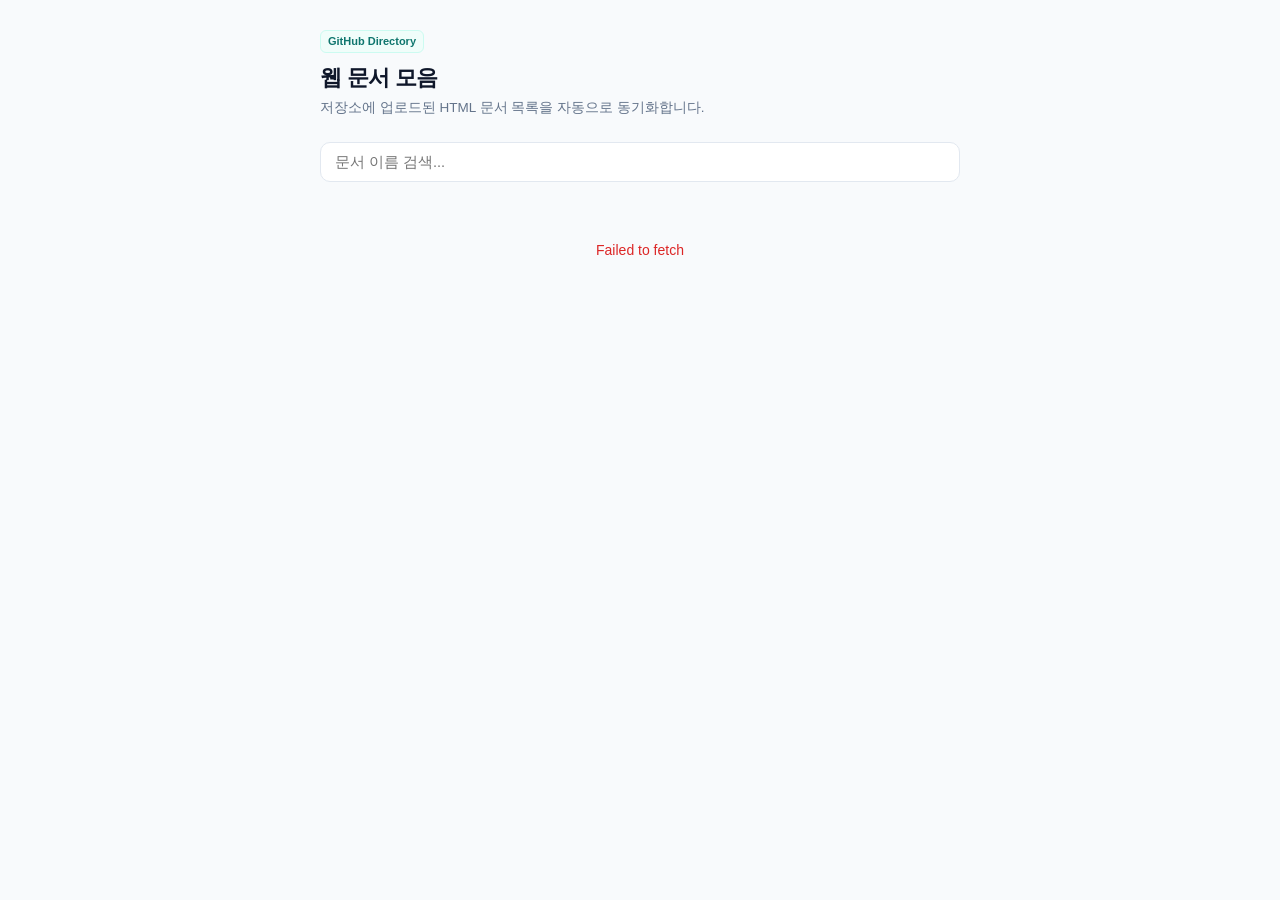
<file: Index.html>
<!DOCTYPE html>
<html lang="ko">
<head>
<meta charset="utf-8">
<meta name="viewport" content="width=device-width, initial-scale=1, viewport-fit=cover">
<title>문서 보관소 · Ssuuks</title>
<style>
:root {
  --bg: #F8FAFC;
  --card: #FFFFFF;
  --text: #0F172A;
  --sub: #64748B;
  --border: #E2E8F0;
  --primary: #0F766E;
  --primary-bg: #F0FDFA;
  --f: -apple-system, BlinkMacSystemFont, "Apple SD Gothic Neo", Pretendard, Roboto, sans-serif;
}
* { box-sizing: border-box; margin: 0; padding: 0; }
body {
  font-family: var(--f);
  background: var(--bg);
  color: var(--text);
  padding: 28px 18px 60px;
  line-height: 1.5;
  -webkit-font-smoothing: antialiased;
}
.wrap { max-width: 640px; margin: 0 auto; }
header { margin-bottom: 24px; }
.badge {
  display: inline-block;
  font-size: 11px;
  font-weight: 700;
  background: var(--primary-bg);
  color: var(--primary);
  border: 1px solid #CCFBF1;
  border-radius: 6px;
  padding: 2px 7px;
  margin-bottom: 8px;
}
h1 { font-size: 22px; font-weight: 800; letter-spacing: -0.03em; }
p.desc { font-size: 13.5px; color: var(--sub); margin-top: 4px; }

.searchbox {
  margin-bottom: 18px;
}
.searchbox input {
  width: 100%;
  padding: 11px 14px;
  font-size: 14.5px;
  border: 1px solid var(--border);
  border-radius: 10px;
  background: var(--card);
  color: var(--text);
  outline: none;
  font-family: inherit;
}
.searchbox input:focus {
  border-color: var(--primary);
  box-shadow: 0 0 0 3px rgba(15, 118, 110, 0.1);
}

.list { display: flex; flex-direction: column; gap: 10px; }
.item {
  display: flex;
  align-items: center;
  justify-content: space-between;
  padding: 14px 16px;
  background: var(--card);
  border: 1px solid var(--border);
  border-radius: 12px;
  text-decoration: none;
  color: inherit;
  transition: all 0.15s ease;
}
.item:active { transform: scale(0.985); background: #F1F5F9; }
.info { min-width: 0; flex: 1; padding-right: 12px; }
.title { font-size: 15.5px; font-weight: 700; letter-spacing: -0.02em; word-break: break-all; }
.meta { font-size: 12px; color: var(--sub); margin-top: 2px; }
.arrow {
  flex: 0 0 auto;
  font-size: 13px;
  font-weight: 700;
  color: var(--primary);
  background: var(--primary-bg);
  padding: 4px 10px;
  border-radius: 8px;
}

.empty, .loading, .error {
  text-align: center;
  padding: 40px 16px;
  color: var(--sub);
  font-size: 14px;
}
.error { color: #DC2626; }
</style>
</head>
<body>

<div class="wrap">
  <header>
    <span class="badge">GitHub Directory</span>
    <h1>웹 문서 모음</h1>
    <p class="desc">저장소에 업로드된 HTML 문서 목록을 자동으로 동기화합니다.</p>
  </header>

  <div class="searchbox">
    <input type="text" id="searchInput" placeholder="문서 이름 검색..." autocomplete="off">
  </div>

  <div id="fileList" class="list">
    <div class="loading">저장소 파일 목록 불러오는 중...</div>
  </div>
</div>

<script>
(function(){
  'use strict';

  var OWNER = 'Ssuuks';
  var REPO = 'Webpages';
  var CACHE_KEY = 'gh_contents_cache';
  var CACHE_TIME_KEY = 'gh_contents_time';
  var CACHE_DURATION = 5 * 60 * 1000; // 5분 캐시 (API 한도 방어)

  var listEl = document.getElementById('fileList');
  var searchInput = document.getElementById('searchInput');
  var fileItems = [];

  function formatTitle(name) {
    // .html 확장자 제거 및 하이픈/언더스코어 공백 치환
    var clean = name.replace(/\.html$/i, '');
    if (clean === 'nhatrang-itinerary') return '나트랑 여행 일정표 (2026.10)';
    return clean.replace(/[-_]/g, ' ');
  }

  function render(items) {
    if (!items.length) {
      listEl.innerHTML = '<div class="empty">표시할 HTML 파일이 없습니다.</div>';
      return;
    }
    var html = '';
    items.forEach(function(f){
      var displayTitle = formatTitle(f.name);
      html += '<a class="item" href="./' + encodeURIComponent(f.name) + '">'
            + '  <div class="info">'
            + '    <div class="title">' + displayTitle + '</div>'
            + '    <div class="meta">' + f.name + ' · ' + (f.size ? (f.size / 1024).toFixed(1) + ' KB' : '') + '</div>'
            + '  </div>'
            + '  <span class="arrow">열기 →</span>'
            + '</a>';
    });
    listEl.innerHTML = html;
  }

  function filterList(query) {
    var q = query.toLowerCase().trim();
    var filtered = fileItems.filter(function(item){
      return item.name.toLowerCase().includes(q) || formatTitle(item.name).toLowerCase().includes(q);
    });
    render(filtered);
  }

  async function loadFiles() {
    var now = Date.now();
    var cached = sessionStorage.getItem(CACHE_KEY);
    var cachedTime = sessionStorage.getItem(CACHE_TIME_KEY);

    if (cached && cachedTime && (now - parseInt(cachedTime, 10) < CACHE_DURATION)) {
      try {
        fileItems = JSON.parse(cached);
        render(fileItems);
        return;
      } catch(e) {}
    }

    var url = 'https://api.github.com/repos/' + OWNER + '/' + REPO + '/contents/';
    try {
      var res = await fetch(url);
      if (!res.ok) {
        if (res.status === 403) throw new Error('API 호출 한도 초과(잠시 후 다시 시도)');
        throw new Error('파일 목록을 가져오지 못했습니다 (' + res.status + ')');
      }
      var data = await res.json();
      
      // HTML 파일만 추출 (index.html 제외)
      fileItems = data.filter(function(item){
        return item.type === 'file' && 
               item.name.toLowerCase().endsWith('.html') && 
               item.name.toLowerCase() !== 'index.html';
      });

      sessionStorage.setItem(CACHE_KEY, JSON.stringify(fileItems));
      sessionStorage.setItem(CACHE_TIME_KEY, now.toString());
      render(fileItems);
    } catch(err) {
      // 캐시가 있다면 장애 시 캐시 우선 표시
      if (cached) {
        fileItems = JSON.parse(cached);
        render(fileItems);
      } else {
        listEl.innerHTML = '<div class="error">' + err.message + '</div>';
      }
    }
  }

  searchInput.addEventListener('input', function(e){
    filterList(e.target.value);
  });

  loadFiles();
})();
</script>
</body>
</html>
</file>
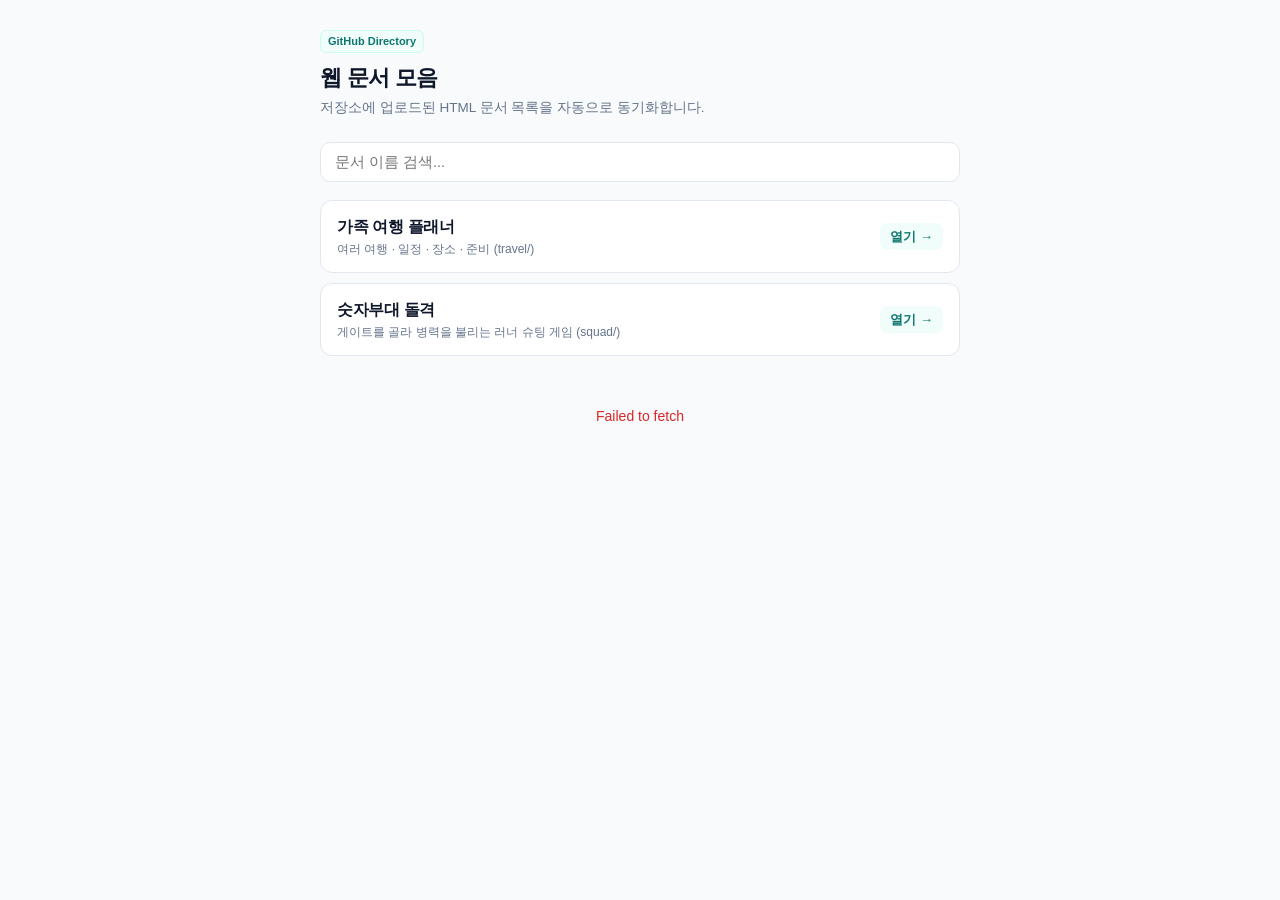
<file: index.html>
<!DOCTYPE html>
<html lang="ko">
<head>
<meta charset="utf-8">
<meta name="viewport" content="width=device-width, initial-scale=1, viewport-fit=cover">
<title>문서 보관소 · Ssuuks</title>
<style>
:root {
  --bg: #F8FAFC;
  --card: #FFFFFF;
  --text: #0F172A;
  --sub: #64748B;
  --border: #E2E8F0;
  --primary: #0F766E;
  --primary-bg: #F0FDFA;
  --f: -apple-system, BlinkMacSystemFont, "Apple SD Gothic Neo", Pretendard, Roboto, sans-serif;
}
* { box-sizing: border-box; margin: 0; padding: 0; }
body {
  font-family: var(--f);
  background: var(--bg);
  color: var(--text);
  padding: 28px 18px 60px;
  line-height: 1.5;
  -webkit-font-smoothing: antialiased;
}
.wrap { max-width: 640px; margin: 0 auto; }
header { margin-bottom: 24px; }
.badge {
  display: inline-block;
  font-size: 11px;
  font-weight: 700;
  background: var(--primary-bg);
  color: var(--primary);
  border: 1px solid #CCFBF1;
  border-radius: 6px;
  padding: 2px 7px;
  margin-bottom: 8px;
}
h1 { font-size: 22px; font-weight: 800; letter-spacing: -0.03em; }
p.desc { font-size: 13.5px; color: var(--sub); margin-top: 4px; }

.searchbox {
  margin-bottom: 18px;
}
.searchbox input {
  width: 100%;
  padding: 11px 14px;
  font-size: 14.5px;
  border: 1px solid var(--border);
  border-radius: 10px;
  background: var(--card);
  color: var(--text);
  outline: none;
  font-family: inherit;
}
.searchbox input:focus {
  border-color: var(--primary);
  box-shadow: 0 0 0 3px rgba(15, 118, 110, 0.1);
}

.list { display: flex; flex-direction: column; gap: 10px; }
.item {
  display: flex;
  align-items: center;
  justify-content: space-between;
  padding: 14px 16px;
  background: var(--card);
  border: 1px solid var(--border);
  border-radius: 12px;
  text-decoration: none;
  color: inherit;
  transition: all 0.15s ease;
}
.item:active { transform: scale(0.985); background: #F1F5F9; }
.info { min-width: 0; flex: 1; padding-right: 12px; }
.title { font-size: 15.5px; font-weight: 700; letter-spacing: -0.02em; word-break: break-all; }
.meta { font-size: 12px; color: var(--sub); margin-top: 2px; }
.arrow {
  flex: 0 0 auto;
  font-size: 13px;
  font-weight: 700;
  color: var(--primary);
  background: var(--primary-bg);
  padding: 4px 10px;
  border-radius: 8px;
}

.empty, .loading, .error {
  text-align: center;
  padding: 40px 16px;
  color: var(--sub);
  font-size: 14px;
}
.error { color: #DC2626; }
</style>
</head>
<body>

<div class="wrap">
  <header>
    <span class="badge">GitHub Directory</span>
    <h1>웹 문서 모음</h1>
    <p class="desc">저장소에 업로드된 HTML 문서 목록을 자동으로 동기화합니다.</p>
  </header>

  <div class="searchbox">
    <input type="text" id="searchInput" placeholder="문서 이름 검색..." autocomplete="off">
  </div>

  <div class="list" style="margin-bottom:10px">
    <a class="item" href="./travel/">
      <div class="info">
        <div class="title">가족 여행 플래너</div>
        <div class="meta">여러 여행 · 일정 · 장소 · 준비 (travel/)</div>
      </div>
      <span class="arrow">열기 →</span>
    </a>
    <a class="item" href="./squad/">
      <div class="info">
        <div class="title">숫자부대 돌격</div>
        <div class="meta">게이트를 골라 병력을 불리는 러너 슈팅 게임 (squad/)</div>
      </div>
      <span class="arrow">열기 →</span>
    </a>
  </div>

  <div id="fileList" class="list">
    <div class="loading">저장소 파일 목록 불러오는 중...</div>
  </div>
</div>

<script>
(function(){
  'use strict';

  var OWNER = 'Ssuuks';
  var REPO = 'Webpages';
  var CACHE_KEY = 'gh_contents_cache';
  var CACHE_TIME_KEY = 'gh_contents_time';
  var CACHE_DURATION = 5 * 60 * 1000; // 5분 캐시 (API 한도 방어)

  var listEl = document.getElementById('fileList');
  var searchInput = document.getElementById('searchInput');
  var fileItems = [];

  function formatTitle(name) {
    // .html 확장자 제거 및 하이픈/언더스코어 공백 치환
    var clean = name.replace(/\.html$/i, '');
    if (clean === 'nhatrang-itinerary') return '나트랑 여행 일정표 (2026.10)';
    return clean.replace(/[-_]/g, ' ');
  }

  function render(items) {
    if (!items.length) {
      listEl.innerHTML = '<div class="empty">표시할 HTML 파일이 없습니다.</div>';
      return;
    }
    var html = '';
    items.forEach(function(f){
      var displayTitle = formatTitle(f.name);
      html += '<a class="item" href="./' + encodeURIComponent(f.name) + '">'
            + '  <div class="info">'
            + '    <div class="title">' + displayTitle + '</div>'
            + '    <div class="meta">' + f.name + ' · ' + (f.size ? (f.size / 1024).toFixed(1) + ' KB' : '') + '</div>'
            + '  </div>'
            + '  <span class="arrow">열기 →</span>'
            + '</a>';
    });
    listEl.innerHTML = html;
  }

  function filterList(query) {
    var q = query.toLowerCase().trim();
    var filtered = fileItems.filter(function(item){
      return item.name.toLowerCase().includes(q) || formatTitle(item.name).toLowerCase().includes(q);
    });
    render(filtered);
  }

  async function loadFiles() {
    var now = Date.now();
    var cached = sessionStorage.getItem(CACHE_KEY);
    var cachedTime = sessionStorage.getItem(CACHE_TIME_KEY);

    if (cached && cachedTime && (now - parseInt(cachedTime, 10) < CACHE_DURATION)) {
      try {
        fileItems = JSON.parse(cached);
        render(fileItems);
        return;
      } catch(e) {}
    }

    var url = 'https://api.github.com/repos/' + OWNER + '/' + REPO + '/contents/';
    try {
      var res = await fetch(url);
      if (!res.ok) {
        if (res.status === 403) throw new Error('API 호출 한도 초과(잠시 후 다시 시도)');
        throw new Error('파일 목록을 가져오지 못했습니다 (' + res.status + ')');
      }
      var data = await res.json();
      
      // HTML 파일만 추출 (index.html 제외)
      fileItems = data.filter(function(item){
        return item.type === 'file' && 
               item.name.toLowerCase().endsWith('.html') && 
               item.name.toLowerCase() !== 'index.html';
      });

      sessionStorage.setItem(CACHE_KEY, JSON.stringify(fileItems));
      sessionStorage.setItem(CACHE_TIME_KEY, now.toString());
      render(fileItems);
    } catch(err) {
      // 캐시가 있다면 장애 시 캐시 우선 표시
      if (cached) {
        fileItems = JSON.parse(cached);
        render(fileItems);
      } else {
        listEl.innerHTML = '<div class="error">' + err.message + '</div>';
      }
    }
  }

  searchInput.addEventListener('input', function(e){
    filterList(e.target.value);
  });

  loadFiles();
})();
</script>
</body>
</html>
</file>
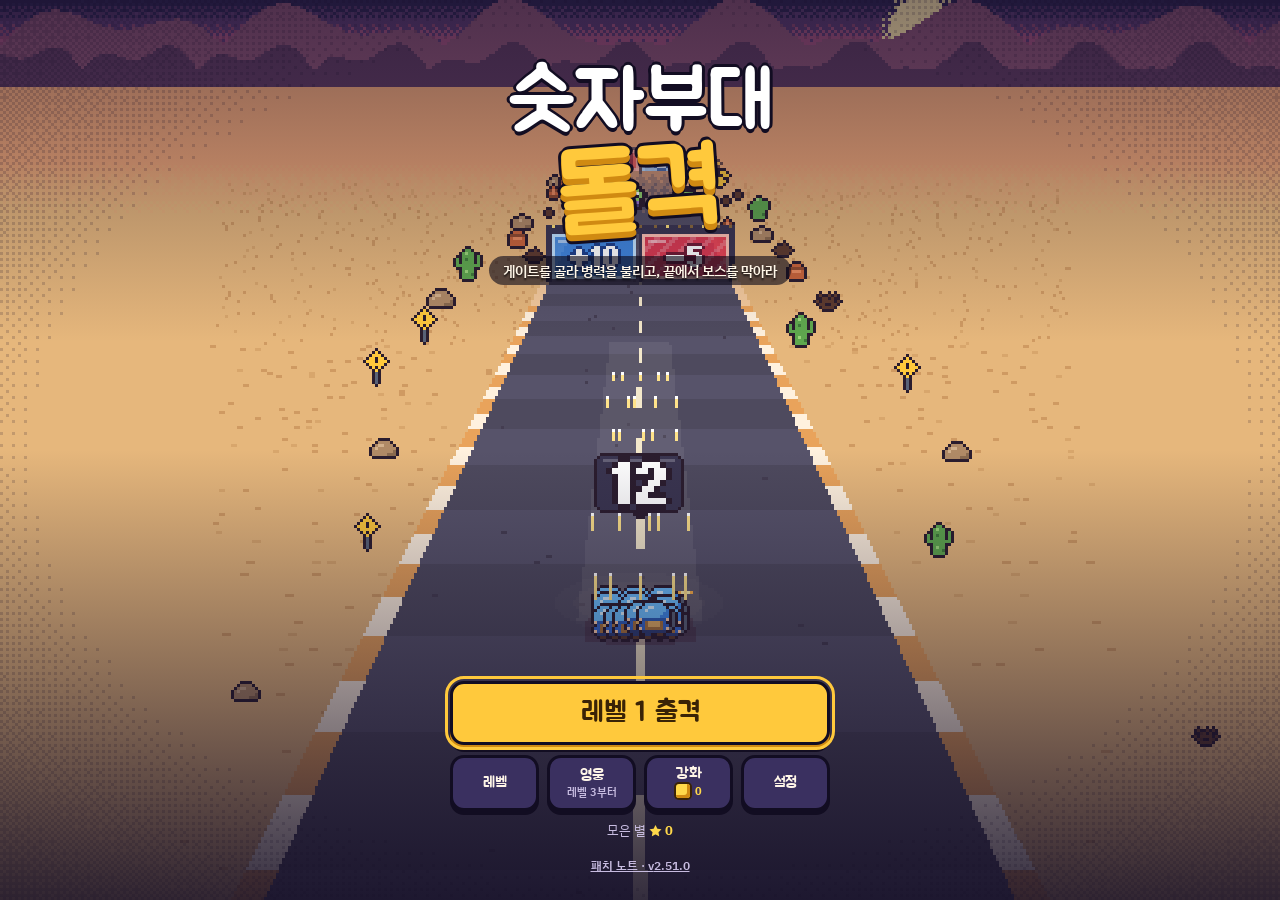
<file: squad/index.html>
<!DOCTYPE html>
<html lang="ko">
<head>
<meta charset="utf-8">
<meta name="viewport" content="width=device-width, initial-scale=1, viewport-fit=cover, user-scalable=no">
<title>숫자부대 돌격</title>
<meta name="description" content="게이트를 골라 병력을 불리고, 좀비 떼를 뚫고, 끝에서 보스를 쓰러뜨리는 러너 슈팅 게임">
<meta name="theme-color" content="#1B1530">
<meta name="apple-mobile-web-app-capable" content="yes">
<meta name="apple-mobile-web-app-status-bar-style" content="black-translucent">
<meta name="apple-mobile-web-app-title" content="숫자부대">
<link rel="manifest" href="./manifest.webmanifest">
<link rel="icon" href="./assets/icon.svg" type="image/svg+xml">
<link rel="apple-touch-icon" href="./assets/icon-180.png">
<link rel="preconnect" href="https://fonts.googleapis.com">
<link rel="preconnect" href="https://fonts.gstatic.com" crossorigin>
<link rel="stylesheet" href="https://fonts.googleapis.com/css2?family=Jua&family=IBM+Plex+Sans+KR:wght@400;600;700&display=swap">
<style>
/* 도트 게임판 위에 뜨는 동글동글한 판. 제목·버튼은 Jua, 본문은 IBM Plex Sans KR.
   판은 두꺼운 테두리 + 아래 그림자로 장난감 같은 느낌 */
:root {
  --ink: #1B1530;
  --panel: #2A2244;
  --panel2: #3A3060;
  --edge: #120D22;
  --line: rgba(255, 255, 255, 0.12);
  --text: #FFF6E8;
  --muted: #C7BCE0;
  --amber: #FFC93C;
  --amber-dark: #D08A12;
  /* 등급 색(ENDGAME.md 23.6): 테두리 = 등급. 카드·일시정지 칸·상자 알림·결과 줄이 같은 토큰을 쓴다. 금빛·주황은 등급 말고는 쓰지 않는다 */
  --g-common: #9AA0AE;
  --g-rare: #6CC0FF;
  --g-legend: #FF9F43;
  --amber-ink: #3A2306;
  --blue: #6CC0FF;
  --pink: #FF8FB8;
  --red: #FF5D5D;
  --green: #9BE15D;
  --display: "Jua", "Apple SD Gothic Neo", "Malgun Gothic", sans-serif;
  --body: "IBM Plex Sans KR", "Apple SD Gothic Neo", "Malgun Gothic", sans-serif;
  color-scheme: dark;
}
* { box-sizing: border-box; margin: 0; padding: 0; }
html, body { height: 100%; overflow: hidden; background: var(--ink); color: var(--text); }
body { word-break: keep-all; overflow-wrap: break-word; }   /* 한글이 낱말 가운데서 끊기지 않게 */
body {
  font-family: var(--body);
  -webkit-font-smoothing: antialiased;
  -webkit-user-select: none;
  user-select: none;
  -webkit-touch-callout: none;
  -webkit-tap-highlight-color: transparent;
  overscroll-behavior: none;
  touch-action: none;
}
[hidden] { display: none !important; }
#cv { position: fixed; inset: 0; display: block; touch-action: none; image-rendering: pixelated; image-rendering: crisp-edges; }
canvas.pix { image-rendering: pixelated; image-rendering: crisp-edges; }
button {
  font: inherit; color: inherit; border: 0; background: none; cursor: pointer;
  touch-action: manipulation;
}
button:focus-visible, input:focus-visible, textarea:focus-visible { outline: 3px solid var(--amber); outline-offset: 2px; }

/* 공통 판 */
.screen {
  position: fixed; inset: 0;
  display: flex; flex-direction: column; align-items: center; justify-content: center;
  padding: max(20px, env(safe-area-inset-top)) max(16px, env(safe-area-inset-right)) max(20px, env(safe-area-inset-bottom)) max(16px, env(safe-area-inset-left));
  z-index: 20;
}
.dim { background: rgba(14, 10, 26, 0.66); }
.sheet {
  width: min(420px, 100%);
  max-height: 100%;
  overflow-y: auto;
  background: var(--panel);
  border: 3px solid var(--edge);
  border-radius: 20px;
  padding: 18px 16px 16px;
  box-shadow: 0 6px 0 var(--edge), 0 18px 50px rgba(0, 0, 0, 0.45);
  touch-action: pan-y;
}
.sheet h2 {
  font-family: var(--display); font-weight: 400; font-size: 28px;
  display: flex; align-items: center; justify-content: space-between; gap: 12px;
  margin-bottom: 12px;
}
.sheet h3 { font-family: var(--display); font-weight: 400; font-size: 18px; margin: 14px 0 6px; color: var(--amber); }
.btn {
  display: flex; align-items: center; justify-content: center; gap: 8px;
  min-height: 52px; padding: 0 16px; border-radius: 14px;
  font-family: var(--display); font-size: 18px;
  background: var(--panel2); border: 3px solid var(--edge);
  box-shadow: 0 4px 0 var(--edge);
  transition: transform 0.06s ease, box-shadow 0.06s ease;
}
.btn:active { transform: translateY(3px); box-shadow: 0 1px 0 var(--edge); }
.btn:disabled { opacity: 0.45; cursor: default; }
.btn.primary { background: var(--amber); color: var(--amber-ink); font-size: 24px; box-shadow: 0 4px 0 var(--amber-dark), 0 7px 0 var(--edge); }
.btn.primary:active { box-shadow: 0 1px 0 var(--amber-dark), 0 3px 0 var(--edge); }
.btn.glow { box-shadow: 0 0 0 3px var(--amber) inset, 0 4px 0 var(--edge); }
.btn.small { min-height: 44px; font-size: 16px; padding: 0 12px; }
/* 함께 출격 시트(출격 카드의 칩 → 영웅·펫·탄종·총을 한 장에서) */
.ld-grid { display: flex; flex-wrap: wrap; gap: 6px; }
.ld-opt { display: inline-flex; align-items: center; gap: 6px; min-height: 40px; padding: 4px 10px; border-radius: 12px; background: var(--panel2); border: 3px solid var(--edge); color: var(--text); font: 600 14px var(--body); cursor: pointer; }
.ld-opt.on { border-color: var(--amber); box-shadow: 0 0 0 2px var(--amber) inset; }
.ld-opt:disabled { opacity: 0.45; cursor: default; }
.ld-opt canvas, .ld-opt .fallback { width: 28px; height: 28px; }
.ld-opt .dot { width: 10px; height: 10px; border-radius: 50%; border: 2px solid var(--edge); }
.ld-info { font-size: 13px; margin: 6px 0 0; min-height: 1.2em; }
.ld-total { margin: 10px 0 0; font-size: 14px; font-weight: 700; color: var(--amber); }
.ld-opt small { color: var(--muted); font-size: 12px; }
.stack { display: flex; flex-direction: column; gap: 10px; }
.row { display: flex; gap: 10px; }
.row > * { flex: 1; min-width: 0; }
.back { font-family: var(--display); font-size: 16px; color: var(--muted); padding: 10px 8px; min-width: 44px; min-height: 44px; }
.muted { color: var(--muted); font-size: 13px; line-height: 1.5; }
.coinchip {
  display: inline-flex; align-items: center; gap: 5px; white-space: nowrap;
  font-variant-numeric: tabular-nums; font-weight: 700; color: #FFD84A;
}
.coinchip::before {
  content: ""; width: 14px; height: 14px; border-radius: 3px;
  background: #FFD84A; box-shadow: inset -3px -3px 0 #D08A12, 0 0 0 2px #3A2306;
}

/* 타이틀 */
#scrTitle { justify-content: space-between; background: linear-gradient(180deg, rgba(20, 14, 38, 0.5) 0%, rgba(20, 14, 38, 0) 38%, rgba(20, 14, 38, 0) 50%, rgba(20, 14, 38, 0.86) 100%); }
.logo { margin-top: 5vh; text-align: center; line-height: 0.95; }
.logo .l1, .logo .l2 { display: block; font-family: var(--display); font-weight: 400; }
.logo .l1 { font-size: clamp(50px, 16vw, 82px); color: #FFFFFF; text-shadow: 0 4px 0 var(--edge), 3px 0 0 var(--edge), -3px 0 0 var(--edge), 0 -3px 0 var(--edge); }
.logo .l2 { font-size: clamp(62px, 21vw, 104px); color: var(--amber); transform: rotate(-4deg); margin-top: 2px; text-shadow: 0 6px 0 var(--amber-dark), 0 9px 0 var(--edge), 3px 0 0 var(--edge), -3px 0 0 var(--edge), 0 -3px 0 var(--edge); }
.tag { margin: 12px auto 0; width: max-content; max-width: 92vw; text-align: center; font-size: 14px; font-weight: 600; text-shadow: 0 2px 2px rgba(0, 0, 0, 0.8); background: rgba(14, 10, 26, 0.62); border-radius: 999px; padding: 5px 14px; }
.menu { width: min(380px, 100%); display: flex; flex-direction: column; gap: 10px; }
.menu .btn.primary { min-height: 64px; font-size: 28px; }
.menu .btn.endless { min-height: 52px; font-size: 20px; flex-direction: column; gap: 2px; line-height: 1.1; border-color: #B79CFF; }
.menu .btn.endless small { font-family: var(--body); font-size: 12px; color: var(--muted); font-weight: 600; }
.menu-grid { display: grid; grid-template-columns: repeat(4, 1fr); gap: 8px; }
.menu-grid .btn { min-height: 56px; font-size: 15px; padding: 0 4px; flex-direction: column; gap: 2px; line-height: 1.1; }
.menu-grid .btn small { font-family: var(--body); font-size: 11px; color: var(--muted); font-weight: 600; }
.stars-total { text-align: center; font-size: 13px; color: var(--muted); }
.stars-total b { color: #FFD84A; }
.notes-link { display: block; margin: 2px auto 0; padding: 6px 12px; background: none; border: 0; color: var(--muted); font: 600 12px var(--body); text-decoration: underline; cursor: pointer; }
.notes-meta { margin: -4px 0 10px; font-size: 13px; color: var(--muted); }
.notes-list { margin: 0 0 6px; padding-left: 18px; font-size: 14px; line-height: 1.5; }
.notes-list li { margin: 4px 0; }
.log-bars { display: grid; gap: 4px; }
.log-row { display: grid; grid-template-columns: 9em 1fr auto; align-items: center; gap: 8px; font-size: 13px; }
.log-row span { overflow: hidden; text-overflow: ellipsis; white-space: nowrap; }
.log-row i { display: block; height: 10px; border-radius: 5px; background: var(--amber); min-width: 2px; }
.log-row b { font-size: 12px; color: var(--muted); white-space: nowrap; }
.run-dmg { margin-top: 8px; background: rgba(14, 10, 26, 0.55); border-radius: 10px; padding: 6px 10px 8px; text-align: left; }   /* 39.3: 이 판의 피해 */
.run-dmg h4 { margin: 4px 0; font-family: var(--display); font-weight: 400; font-size: 14px; color: var(--amber); }
.run-dmg .log-row { grid-template-columns: 7.5em 1fr auto; }
.run-dmg .log-row b { color: #FFE38A; }
.seg-spark { display: block; width: 100%; height: 56px; }
.seg-spark polyline { fill: none; stroke: var(--amber); stroke-width: 2; stroke-linejoin: round; }
#storeChip { align-self: center; font-size: 12px; font-weight: 700; color: #3A2306; background: #FFD84A; border: 2px solid var(--edge); border-radius: 999px; padding: 4px 10px; }
#resumeCard { width: min(380px, 100%); background: var(--panel); border: 3px solid var(--edge); border-radius: 16px; padding: 12px; box-shadow: 0 4px 0 var(--edge); display: grid; gap: 8px; }
#resumeCard b { font-family: var(--display); font-weight: 400; font-size: 20px; color: var(--amber); }

/* 레벨 선택 */
#levelGrid { display: grid; grid-template-columns: repeat(5, 1fr); gap: 8px; }
.lv {
  aspect-ratio: 1; border-radius: 12px; background: var(--panel2); border: 3px solid var(--edge); box-shadow: 0 3px 0 var(--edge);
  display: flex; flex-direction: column; align-items: center; justify-content: center; gap: 2px;
}
.lv b { font-family: var(--display); font-weight: 400; font-size: 22px; }
.lv .st { font-size: 10px; letter-spacing: 1px; color: #FFD84A; }
.lv:disabled { opacity: 0.35; cursor: default; }
.lv.cur { border-color: var(--amber); }

/* 강화 */
.upg { padding: 12px; border-radius: 14px; background: var(--panel2); border: 3px solid var(--edge); display: grid; grid-template-columns: 1fr auto; gap: 6px 12px; align-items: center; }
.upg-head { display: flex; align-items: center; gap: 10px; flex-wrap: wrap; }
.upg-head b { font-family: var(--display); font-weight: 400; font-size: 18px; }
.pips { display: inline-flex; gap: 3px; }
.pips i { width: 7px; height: 12px; border-radius: 2px; background: rgba(255, 255, 255, 0.15); }
.pips i.on { background: var(--amber); }
.upg-eff { grid-column: 1; font-size: 13px; color: var(--muted); }
.upg-eff em { font-style: normal; color: var(--text); font-weight: 600; }
.buy { grid-column: 2; grid-row: 1 / span 2; min-width: 92px; min-height: 48px; border-radius: 12px; background: var(--amber); color: var(--amber-ink); font-family: var(--display); font-size: 16px; border: 3px solid var(--edge); box-shadow: 0 3px 0 var(--edge); }
.buy:disabled { background: rgba(255, 255, 255, 0.08); color: var(--muted); cursor: default; }

/* 영웅 */
.hero-top { display: grid; grid-template-columns: 112px 1fr; gap: 12px; align-items: center; }
.portrait { width: 112px; height: 112px; border-radius: 18px; background: radial-gradient(circle at 50% 40%, #4A3E7A, #2A2244); border: 3px solid var(--edge); display: grid; place-items: center; overflow: hidden; }
.portrait canvas { width: 96px; height: 96px; }
.portrait .fallback { font-family: var(--display); font-size: 44px; }
.hero-name { font-family: var(--display); font-size: 26px; line-height: 1.1; }
.hero-role { font-size: 12px; font-weight: 700; color: var(--ink); background: var(--amber); border-radius: 999px; padding: 2px 8px; display: inline-block; margin-top: 4px; }
.hero-line { margin-top: 6px; font-size: 13px; color: var(--muted); }
.skill-box { margin-top: 12px; padding: 10px 12px; border-radius: 12px; background: var(--panel2); border: 2px solid var(--edge); font-size: 13px; line-height: 1.5; }
.skill-box b { font-family: var(--display); font-weight: 400; font-size: 16px; color: var(--amber); display: block; }
.skill-box em { font-style: normal; color: var(--green); }
.hero-list { display: grid; grid-template-columns: repeat(3, 1fr); gap: 8px; margin-top: 12px; }
.hero-pick { border-radius: 14px; background: var(--panel2); border: 3px solid var(--edge); padding: 8px 4px; display: grid; justify-items: center; gap: 4px; font-family: var(--display); font-size: 14px; }
.hero-pick canvas { width: 64px; height: 64px; }
.hero-pick.sel { border-color: var(--amber); }
.hero-pick.locked { opacity: 0.55; }
.hero-pick small { font-family: var(--body); font-size: 10px; color: var(--muted); text-align: center; line-height: 1.3; }
.hero-pick .fallback { font-size: 30px; width: 64px; height: 64px; display: grid; place-items: center; }

/* 설정 */
.set-row { display: flex; align-items: center; justify-content: space-between; gap: 14px; padding: 11px 2px; border-bottom: 1px solid var(--line); cursor: pointer; }
.set-row span { display: flex; flex-direction: column; gap: 2px; }
.set-row b { font-size: 15px; font-weight: 600; }
.set-row small { font-size: 12px; color: var(--muted); }
.switch { appearance: none; -webkit-appearance: none; flex: none; width: 50px; height: 30px; border-radius: 15px; background: rgba(255, 255, 255, 0.16); position: relative; cursor: pointer; transition: background 0.15s; border: 2px solid var(--edge); }
.switch::after { content: ""; position: absolute; top: 2px; left: 2px; width: 22px; height: 22px; border-radius: 50%; background: #fff; transition: transform 0.15s; }
.switch:checked { background: var(--blue); }
.switch:checked::after { transform: translateX(20px); }
.data-box { margin-top: 8px; display: grid; gap: 8px; }
.danger .btn { width: 100%; color: #FFB4A6; }

/* 백업 */
textarea.code { width: 100%; min-height: 110px; border-radius: 12px; border: 3px solid var(--edge); background: #120D22; color: var(--text); font: 12px/1.4 ui-monospace, SFMono-Regular, Menlo, monospace; padding: 10px; resize: none; user-select: text; -webkit-user-select: text; word-break: break-all; touch-action: auto; }
.cmp { width: 100%; border-collapse: collapse; font-size: 13px; margin: 8px 0; }
.cmp th, .cmp td { padding: 6px 4px; border-bottom: 1px solid var(--line); text-align: right; font-variant-numeric: tabular-nums; }
.cmp th:first-child, .cmp td:first-child { text-align: left; color: var(--muted); }
.warn { color: #FFB4A6; font-size: 13px; }
.err { color: #FF8A8A; font-size: 13px; min-height: 1em; }

/* 레벨 카드 */
#scrCard { background: rgba(14, 10, 26, 0.5); pointer-events: none; }
.card { text-align: center; animation: cardIn 0.35s ease-out; display: grid; justify-items: center; gap: 4px; }
.card .eyebrow { font-family: var(--display); font-size: 16px; color: var(--muted); }
.card .big { font-family: var(--display); font-size: 96px; line-height: 1; color: #fff; text-shadow: 0 5px 0 var(--edge), 3px 0 0 var(--edge), -3px 0 0 var(--edge), 0 -3px 0 var(--edge); }
.card .region { font-family: var(--display); font-size: 15px; color: var(--blue); }
.card .boss-line { margin-top: 4px; font-size: 14px; opacity: 0.85; }
#bossName { white-space: nowrap; }
.card .new { margin-top: 6px; font-family: var(--display); font-size: 18px; color: var(--amber); text-shadow: 0 2px 0 var(--edge); }
.card .goal { margin-top: 2px; font-size: 13px; font-weight: 600; text-shadow: 0 1px 2px #000; }
.card .unit-tip { margin: 6px auto 0; max-width: 300px; font-size: 13px; font-weight: 600; line-height: 1.45; background: rgba(14, 10, 26, 0.62); border-radius: 12px; padding: 6px 10px; }
.sp-list { display: grid; gap: 6px; text-align: left; font-size: 13px; line-height: 1.4; }
.sp-list div { display: flex; gap: 8px; align-items: flex-start; background: rgba(14, 10, 26, 0.45); border-radius: 10px; padding: 6px 8px; }
.sp-list canvas, .sp-list .dot { width: 22px; height: 22px; flex: none; border-radius: 50%; }
.sp-list b { font-family: var(--display); font-weight: 400; }
/* 일시정지 '지금 내 부대': 최종 수치 표 + 인벤토리 칸(누르면 아래에 설명) */
.sp-list .st-grid { display: grid; grid-template-columns: 1fr auto; gap: 2px 10px; background: rgba(14, 10, 26, 0.55); border-radius: 10px; padding: 8px 10px; }
.st-grid span { color: var(--muted); }
.st-grid b { text-align: right; color: #FFE38A; }
.sp-list .inv-grid { display: grid; grid-template-columns: repeat(auto-fill, minmax(72px, 1fr)); gap: 6px; background: none; padding: 0; }
.inv-cell { position: relative; display: flex; flex-direction: column; align-items: center; gap: 3px; padding: 6px 4px 5px; border-radius: 10px; border: 2px solid transparent; background: rgba(14, 10, 26, 0.55); color: inherit; font: inherit; font-size: 11px; line-height: 1.2; cursor: pointer; }
.inv-cell.on { outline: 2px solid #FFFFFF; outline-offset: 1px; background: rgba(60, 40, 90, 0.7); }
/* 일시정지 칸 셋(23.7): 테두리 = 등급(일반 1px 회색 · 희귀 2px 파랑 · 전설 3px 주황 + 빛) · 흐린 칸(쓰러짐·모자란 짝) · 유물 빈칸(점선) */
.inv-cell.g1 { border: 1px solid var(--g-common); padding: 7px 5px 6px; }
.inv-cell.g2 { border: 2px solid var(--g-rare); }
.inv-cell.g3 { border: 3px solid var(--g-legend); padding: 5px 3px 4px; box-shadow: 0 0 10px rgba(255, 159, 67, 0.45); }
.inv-cell.dim { opacity: 0.45; filter: grayscale(0.6); }
.inv-cell.empty { border: 2px dashed rgba(217, 196, 255, 0.45); background: none; cursor: default; min-height: 58px; }
.inv-cell.relicc { border: 2px solid #9B6BFF; background: rgba(38, 20, 72, 0.7); }
.inv-cell small { display: -webkit-box; -webkit-line-clamp: 2; -webkit-box-orient: vertical; overflow: hidden; max-width: 100%; font-size: 10px; line-height: 1.25; color: var(--muted); white-space: normal; text-align: center; }
.inv-cell em { font-style: normal; font-size: 10px; color: #9FE8A8; white-space: normal; text-align: center; }
.sp-list .inv-head { display: block; margin: 6px 0 0; padding: 0 2px; background: none; font-family: var(--display); font-size: 14px; color: var(--muted); }
.inv-cell .syn-mark { position: absolute; top: 2px; left: 3px; }
.inv-cell .syn-mark canvas { width: 12px; height: 12px; }
.sp-list .mut-row { display: flex; flex-wrap: wrap; gap: 4px; margin: 0; padding: 0; background: none; }
.mut-row button { display: flex; align-items: center; gap: 3px; padding: 2px 7px 2px 3px; border-radius: 9px; border: 0; background: rgba(120, 30, 50, 0.6); color: inherit; font: inherit; font-size: 11px; cursor: pointer; }
.mut-row canvas { width: 16px; height: 16px; }
.mut-row button.off { opacity: 0.55; text-decoration: line-through; }   /* 55절: 의무병 '방역'으로 안 받는 변이 */
.inv-none { grid-column: 1 / -1; font-size: 12px; color: var(--muted); }
/* 결과 화면 빌드 줄: 이름 색 = 등급(23.6) */
.gname { white-space: nowrap; }
.gname.g1 { color: #D9DCE3; } .gname.g2 { color: var(--g-rare); } .gname.g3 { color: var(--g-legend); font-weight: 700; text-shadow: 0 0 6px rgba(255, 159, 67, 0.6); }
.inv-cell span { max-width: 100%; overflow: hidden; text-overflow: ellipsis; white-space: nowrap; }
.inv-cell i { position: absolute; top: 2px; right: 3px; font-style: normal; font-size: 10px; font-weight: 700; color: #FFFFFF; background: rgba(14, 10, 26, 0.85); border-radius: 6px; padding: 0 4px; }
#infoPop { position: fixed; inset: 0; z-index: 60; display: grid; place-items: center; padding: 16px; background: rgba(10, 6, 20, 0.55); }
#infoPop[hidden] { display: none; }
.info-card { width: min(420px, 100%); max-height: 80vh; overflow: auto; background: var(--panel); border: 3px solid var(--edge); border-radius: 16px; box-shadow: inset 5px 0 0 var(--amber), 0 6px 0 var(--edge); padding: 14px 16px; display: grid; gap: 8px; }
.info-card b { font-family: var(--display); font-weight: 400; font-size: 20px; color: var(--amber); }
.info-card p { margin: 0; font-size: 15px; line-height: 1.5; }
.info-card .btn { justify-self: end; }
.inv-hint { font-size: 12px; margin: 6px 0 0; text-align: center; }
.sp-list .inv-detail { display: block; min-height: 3.2em; background: rgba(14, 10, 26, 0.55); border-radius: 10px; padding: 8px 10px; }
.sp-list .run-dmg { display: block; margin-top: 0; }   /* 39.3: 일시정지 안의 이 판의 피해(.sp-list div의 flex를 덮는다) */
.sp-list .run-dmg .log-bars { display: grid; background: none; padding: 0; border-radius: 0; }
.sp-list .run-dmg .log-row { display: grid; background: none; padding: 0; border-radius: 0; }
/* 일시정지의 '지금 내 부대' 목록: 무한모드 2·3단계면 탄 효과·시너지·유물까지 열 줄을 넘어 계속하기·나가기 단추를 화면 밖으로 밀어냈다 —
   길어지면 목록만 스크롤한다(캠페인의 특수병 셋은 이 높이 안이라 그대로) */
#pSp { max-height: max(150px, calc(100vh - 400px)); max-height: max(150px, calc(100dvh - 400px)); overflow-y: auto; overscroll-behavior: contain; }
#pSp.more { -webkit-mask-image: linear-gradient(#000 calc(100% - 28px), transparent); mask-image: linear-gradient(#000 calc(100% - 28px), transparent); }   /* 아래로 더 있다(main.js pSpMore) */
.hero-cap { font-size: 13px; text-align: center; }
.card-hero { pointer-events: auto; margin-top: 10px; display: inline-flex; align-items: center; gap: 8px; padding: 6px 12px 6px 6px; border-radius: 999px; background: var(--panel); border: 3px solid var(--edge); font-family: var(--display); font-size: 15px; box-shadow: 0 3px 0 var(--edge); }
.card-hero canvas, .card-hero .fallback { width: 32px; height: 32px; border-radius: 50%; background: var(--panel2); }
.card-go { pointer-events: auto; margin-top: 10px; }
/* 숨은 동안에도 자리는 차지한다 — 칩을 누르는 순간 버튼이 나타나 칩이 밀리면 손을 뗄 때 칩 밖이 되어 눌림이 사라졌다 */
.card-go.off { visibility: hidden; pointer-events: none; }
@keyframes cardIn { from { transform: scale(1.3); opacity: 0; } to { transform: none; opacity: 1; } }

/* HUD */
#hud { position: fixed; left: 0; right: 0; top: 0; z-index: 10; padding: max(10px, env(safe-area-inset-top)) max(12px, env(safe-area-inset-right)) 0 max(12px, env(safe-area-inset-left)); pointer-events: none; }
.hud-top { display: flex; align-items: center; gap: 10px; }
.hud-lvl { font-family: var(--display); font-size: 20px; text-shadow: 0 2px 0 var(--edge); white-space: nowrap; }
.prog { flex: 1; position: relative; height: 12px; border-radius: 6px; background: rgba(14, 10, 26, 0.65); border: 2px solid var(--edge); overflow: hidden; }
.prog i { position: absolute; inset: 0; background: linear-gradient(90deg, #3E8BEA, #6CC0FF); transform-origin: left; transform: scaleX(0); }
.skull { font-size: 18px; filter: drop-shadow(0 1px 0 #000); display: inline-grid; place-items: center; }
.skull canvas { width: 22px; height: 22px; image-rendering: pixelated; }
.hud-coins { background: rgba(14, 10, 26, 0.65); padding: 4px 9px; border-radius: 10px; font-size: 14px; border: 2px solid var(--edge); }
#btnPause { pointer-events: auto; width: 44px; height: 44px; border-radius: 12px; background: rgba(14, 10, 26, 0.65); border: 2px solid var(--edge); display: grid; place-items: center; }
#btnPause::before { content: ""; width: 12px; height: 16px; border-left: 4px solid #fff; border-right: 4px solid #fff; }
#bossBar { margin: 10px auto 0; width: min(420px, 92%); display: flex; align-items: center; gap: 8px; font-family: var(--display); font-size: 16px; text-shadow: 0 2px 0 var(--edge); }
#bossBar .bar { flex: 1; height: 14px; border-radius: 7px; overflow: hidden; background: rgba(14, 10, 26, 0.7); border: 2px solid var(--edge); position: relative; }
#bossBar i { position: absolute; inset: 0; background: linear-gradient(90deg, #E8384F, #FF8A5C); transform-origin: left; }
/* 보스 체력 막대: 깎인 만큼이 흰 띠로 잠깐 남았다 줄어들고(얼마나 깎았는지 보인다), 25%마다 눈금 — 75·50(분노)·25%에서 보스가 달라진다 */
#bossBar i { box-shadow: inset 0 3px 0 rgba(255, 255, 255, 0.28), inset 0 -3px 0 rgba(110, 26, 51, 0.35); }
#bossBar b { position: absolute; inset: 0; background: #FFF1DE; transform-origin: left; transition: transform 0.45s ease-out 0.22s; }
#bossBar .bar::after { content: ''; position: absolute; inset: 0; pointer-events: none; background: repeating-linear-gradient(90deg, transparent 0, transparent calc(25% - 2px), rgba(14, 10, 26, 0.75) calc(25% - 2px), rgba(14, 10, 26, 0.75) 25%); }
#bossBar.rage i { background: linear-gradient(90deg, #FF5A3C, #FFD84A); }
/* 보스 패턴 아이콘(ENDGAME.md 23.5): 일반 보스 1개, 대왕은 다섯 — 지금 켜진 것은 밝게 · 지나간 것은 흐리게 · 아직 안 온 것은 테두리만. 강화판은 오른쪽 아래 + · ++ */
.boss-pats { display: flex; gap: 2px; align-items: center; }
.boss-pats:empty { display: none; }
.boss-pats > span { position: relative; display: grid; place-items: center; width: 22px; height: 22px; border-radius: 6px; background: rgba(14, 10, 26, 0.7); box-shadow: 0 0 0 1px rgba(255, 255, 255, 0.25); }
.boss-pats canvas { width: 18px; height: 18px; }
.boss-pats > span.on { box-shadow: 0 0 0 2px #FFFFFF, 0 0 8px rgba(255, 255, 255, 0.5); }
.boss-pats > span.past { opacity: 0.45; filter: grayscale(0.7); }
.boss-pats > span.next { background: none; box-shadow: 0 0 0 1px rgba(255, 255, 255, 0.55); }
.boss-pats > span.next canvas { opacity: 0.18; }
.boss-pats sup { position: absolute; right: -3px; bottom: -4px; font-size: 10px; line-height: 1; color: #FFFFFF; text-shadow: 0 1px 0 var(--edge), 1px 0 0 var(--edge), -1px 0 0 var(--edge); }
.pick-next .boss-pats { display: inline-flex; vertical-align: middle; margin-left: 4px; }
.guide-ic { display: inline-grid; place-items: center; vertical-align: middle; margin-right: 6px; }
.guide-ic canvas { width: 27px; height: 27px; }
@media (prefers-reduced-motion: reduce) { #bossBar b { transition: none; } }
#bossBar.rage .bar { animation: rage 0.5s ease-in-out infinite alternate; }
@keyframes rage { to { box-shadow: 0 0 10px 2px rgba(255, 70, 50, 0.8); } }
#spChips { margin-top: 8px; display: flex; flex-wrap: wrap; gap: 6px; }
.sp-chip { display: inline-flex; align-items: center; gap: 4px; padding: 3px 8px 3px 3px; border-radius: 999px; background: rgba(14, 10, 26, 0.7); border: 2px solid var(--edge); font-family: var(--display); font-size: 13px; }
.sp-chip canvas, .sp-chip .dot { width: 20px; height: 20px; border-radius: 50%; }
/* SIM 9: 레벨 오른 특수병 — 노란 'Lv2', Lv3은 금빛 테두리 */
.sp-chip b { color: #FFE27A; font-weight: normal; margin-left: 2px; }
.sp-chip.lv3 { border-color: #FFD84A; box-shadow: 0 0 0 2px rgba(255, 216, 74, 0.35); }
/* 탄 효과 칩(무한모드 2단계): 특수병 칩과 같은 모양, 테두리만 탄종 색 — 총알 아이콘은 네모(둥글게 자르지 않는다) */
.fx-chip { border-color: var(--acc, var(--edge)); }
.mut-chip { border-color: #8FD16A; color: #DFF7C9; }   /* 적 변이(35절) */
.fx-chip canvas { border-radius: 0; }
/* 유물 칩(무한모드 3·5단계): 아이콘만 얻은 순서대로, 보라 테두리. 쓴 것은 흐리게 */
.relic-chip { gap: 3px; padding: 3px 5px; border-color: #9B6BFF; background: rgba(38, 20, 72, 0.78); }
.relic-chip i { display: grid; place-items: center; width: 22px; height: 22px; border-radius: 6px; }
.relic-chip canvas { border-radius: 0; width: 20px; height: 20px; }
.relic-chip i.off { opacity: 0.35; filter: grayscale(1); }
.sp-chip.off { opacity: 0.4; filter: grayscale(1); border-style: dashed; }   /* 39.9: 떠난 특수병 */

/* 터치 안내·스킬 버튼 */
.touch-hint {
  position: fixed; bottom: max(18px, env(safe-area-inset-bottom)); z-index: 9; pointer-events: none;
  width: 56px; height: 56px; border-radius: 50%; display: grid; place-items: center;
  font-size: 22px; color: rgba(255, 255, 255, 0.55); background: rgba(14, 10, 26, 0.25); border: 2px solid rgba(255, 255, 255, 0.2);
  transition: background 0.1s, color 0.1s, transform 0.1s;
}
#touchL { left: max(18px, env(safe-area-inset-left)); }
#touchR { right: max(18px, env(safe-area-inset-right)); }
.touch-hint.on { background: rgba(108, 192, 255, 0.55); color: #fff; border-color: #fff; transform: scale(1.08); }
#skillBtn {
  position: fixed; z-index: 11; left: 50%; bottom: max(14px, env(safe-area-inset-bottom)); transform: translateX(-50%);
  width: 76px; height: 76px; border-radius: 50%; padding: 5px;
  background: conic-gradient(var(--amber) calc(var(--p, 0) * 1turn), rgba(14, 10, 26, 0.75) 0);
  border: 3px solid var(--edge); box-shadow: 0 4px 0 var(--edge);
  display: grid; place-items: center;
}
#skillBtn .face { width: 100%; height: 100%; border-radius: 50%; background: var(--panel); display: grid; place-items: center; overflow: hidden; border: 2px solid var(--edge); }
#skillBtn .face canvas { width: 64px; height: 64px; }
#skillBtn .face .fallback { font-family: var(--display); font-size: 26px; }
#skillBtn .lbl { position: absolute; bottom: -6px; left: 50%; transform: translateX(-50%); white-space: nowrap; font-family: var(--display); font-size: 12px; background: var(--edge); color: var(--muted); border-radius: 8px; padding: 1px 7px; }
#skillBtn.ready { animation: bounce 0.6s ease-in-out infinite; }
#skillBtn.ready .lbl { color: #3A2306; background: var(--amber); }
#skillBtn.active { background: conic-gradient(var(--green) calc(var(--p, 0) * 1turn), rgba(14, 10, 26, 0.75) 0); }
#skillBtn.nope { animation: nope 0.32s ease-in-out; }
@keyframes nope { 25% { transform: translateX(calc(-50% - 6px)); } 75% { transform: translateX(calc(-50% + 6px)); } }
@keyframes bounce { 50% { transform: translate(-50%, -6px); } }
#tut { position: fixed; inset: auto 0 22%; z-index: 11; pointer-events: none; text-align: center; }
#tut .hands { display: flex; justify-content: space-between; padding: 0 12%; }
#tut .hand { width: 64px; height: 64px; border-radius: 50%; border: 3px solid #fff; background: rgba(108, 192, 255, 0.35); animation: tap 0.9s ease-in-out infinite; }
#tut .hand:last-child { animation-delay: 0.45s; }
#tut p { margin-top: 14px; font-family: var(--display); font-size: 22px; text-shadow: 0 2px 0 var(--edge), 0 0 12px rgba(0, 0, 0, 0.6); }
@keyframes tap { 50% { transform: scale(0.82); background: rgba(108, 192, 255, 0.75); } }
#tip {
  position: fixed; top: calc(max(10px, env(safe-area-inset-top)) + 96px); left: 50%; transform: translateX(-50%); z-index: 12; pointer-events: none;
  width: max-content; max-width: min(420px, 90vw); padding: 10px 14px; border-radius: 14px; text-align: center;
  background: var(--panel); border: 3px solid var(--edge); box-shadow: 0 4px 0 var(--edge); font-weight: 700; font-size: 14px; line-height: 1.4;
}
#tip.pop { animation: tipIn 0.25s ease-out; }
#guide { position: fixed; inset: 0; z-index: 30; display: flex; align-items: center; justify-content: center; padding: 16px; background: rgba(8, 10, 24, 0.55); }
#guide[hidden] { display: none; }
#guide .guide-card { width: min(420px, 100%); padding: 16px 16px 14px; border-radius: 16px; text-align: center; background: var(--panel); border: 3px solid var(--edge); box-shadow: 0 6px 0 var(--edge); animation: tipIn 0.2s ease-out; }
#guide small { display: block; font-size: 12px; font-weight: 700; color: #FFD84A; margin-bottom: 6px; }
#guide p { margin: 0 0 14px; font-weight: 700; font-size: 16px; line-height: 1.45; white-space: pre-line; }
#guide .btn { width: 100%; }
#tip.low { top: auto; bottom: calc(max(18px, env(safe-area-inset-bottom)) + 104px); }
/* 낮은 화면(360×640·375×667·1280×720): 조금 작게, 영웅 발(화면 78%까지) 아래·스킬 버튼 바로 위로 — 영웅을 가리지 않게 */
@media (max-height: 760px) {
  #tip { font-size: 13px; padding: 6px 10px; }
  #tip.low { bottom: calc(max(18px, env(safe-area-inset-bottom)) + 84px); }
}
/* 낮은 가로 화면: 안내는 길 옆 빈 곳(왼쪽 위)에 — 분대를 가리지 않게 */
@media (orientation: landscape) and (max-height: 500px) {
  #tip.low { bottom: auto; top: calc(max(10px, env(safe-area-inset-top)) + 64px); left: max(12px, env(safe-area-inset-left)); transform: none; max-width: calc(50vw - 31vh - 24px); }
  #tip.low.pop { animation-name: tipInSide; }
}
@keyframes tipInSide { from { opacity: 0; transform: translateY(-8px); } }
/* 휴대폰을 가로로 돌리면 세로로 돌려 달라고(세로 전용 게임) */
#rotate { display: none; position: fixed; inset: 0; z-index: 60; place-items: center; background: var(--ink); text-align: center; font-family: var(--display); font-size: 22px; color: var(--text); padding: 24px; }
#rotate span { display: block; font-size: 48px; margin-bottom: 10px; }
@media (orientation: landscape) and (max-height: 500px) and (pointer: coarse) { #rotate { display: grid; } }
@keyframes tipIn { from { opacity: 0; transform: translate(-50%, -8px); } }
body.has-sp #toast { top: calc(max(12px, env(safe-area-inset-top)) + 100px); }
body.has-sp.sp-wrap #toast { top: calc(max(12px, env(safe-area-inset-top)) + 136px); }
body.has-sp.sp-wrap3 #toast { top: calc(max(12px, env(safe-area-inset-top)) + 172px); }
#toast { position: fixed; left: 50%; top: calc(max(12px, env(safe-area-inset-top)) + 64px); transform: translateX(-50%); width: max-content; max-width: min(420px, 90vw); text-align: center; z-index: 40; pointer-events: none; padding: 10px 16px; border-radius: 14px; background: var(--amber); color: var(--amber-ink); font-family: var(--display); font-size: 16px; border: 3px solid var(--edge); box-shadow: 0 4px 0 var(--edge); }

/* 46.3 특별 구간 끝 병력 증감: 분대 뒤쪽 빈 길(영웅 버튼 바로 위)에 큰 띠(늘면 파랑 · 줄면 빨강) — 앞 게이트를 가리지 않게 */
#zoneBanner { position: fixed; left: 50%; bottom: calc(max(14px, env(safe-area-inset-bottom)) + 100px); transform: translateX(-50%); z-index: 39; pointer-events: none; display: flex; flex-direction: column; align-items: center; gap: 0; padding: 8px 18px 10px; border-radius: 16px; background: rgba(18, 13, 34, 0.82); border: 3px solid var(--edge); box-shadow: 0 4px 0 var(--edge); font-family: var(--display); color: var(--text); animation: zoneIn 0.25s cubic-bezier(.3, 1.6, .5, 1); }
#zoneBanner[hidden] { display: none; }
#zoneName { font-size: 13px; color: var(--muted); }
#zoneDelta { font-size: 34px; line-height: 1.05; font-weight: 400; text-shadow: 0 3px 0 var(--edge); }
#zoneFrom { font-size: 13px; color: var(--muted); }
#zoneBanner.up #zoneDelta { color: var(--blue); }
#zoneBanner.down #zoneDelta { color: var(--red); }
#zoneBanner.up { border-color: #3E8BEA; }
#zoneBanner.down { border-color: #A92644; }
@keyframes zoneIn { from { transform: translate(-50%, 10px) scale(1.25); opacity: 0; } }

/* 결과 */
#resTitle { font-family: var(--display); font-size: 56px; text-align: center; color: var(--amber); line-height: 1.05; text-shadow: 0 4px 0 var(--amber-dark), 0 7px 0 var(--edge); }
#scrResult.lost #resTitle { color: var(--red); text-shadow: 0 4px 0 #A92644, 0 7px 0 var(--edge); }
#resStars { display: flex; justify-content: center; gap: 10px; margin: 6px 0 10px; }
#resStars span { font-size: 44px; color: rgba(255, 255, 255, 0.16); transition: transform 0.25s cubic-bezier(.3, 1.8, .5, 1), color 0.2s; }
#resStars span.on { color: #FFD84A; transform: scale(1.15); text-shadow: 0 3px 0 var(--amber-dark); }
#resCause { display: flex; flex-direction: column; gap: 4px; margin: 10px 0 12px; padding: 12px; border-radius: 12px; background: rgba(255, 93, 93, 0.12); border: 2px solid rgba(255, 93, 93, 0.45); }
#resCause b { font-size: 15px; }
#resCause span { font-size: 13px; color: #EADCF0; }
#resCause .gear-tip { margin-top: 4px; color: var(--amber); font-weight: 700; }
#resStats { display: flex; flex-direction: column; margin-bottom: 14px; }
#resStats div { display: flex; justify-content: space-between; padding: 8px 2px; border-bottom: 1px solid var(--line); font-size: 15px; }
#resStats span { color: var(--muted); flex: none; white-space: nowrap; }
/* 무한모드의 긴 값('고른 카드'·'유물'·'새로 열림')은 값 쪽이 오른쪽 맞춤으로 꺾인다 — 이름이 '새로 / 열림'처럼 두 줄로 쪼개지지 않게 */
#resStats b { font-variant-numeric: tabular-nums; text-align: right; margin-left: 12px; }

/* 레벨 태그 배지(어려움 🔥 · 매우 어려움 🔥🔥 · 쉼) — 불꽃은 도트 아이콘 */
.tagb { display: inline-flex; align-items: center; gap: 2px; white-space: nowrap; font-family: var(--display); font-weight: 400; line-height: 1; }
.tagb.tag-hard { color: #FFB25C; }
.tagb.tag-super { color: #FF7A6B; }
.tagb.tag-rest { color: #B6F08A; }
#levelGrid { padding-top: 7px; }
.lv { position: relative; min-width: 0; }
/* 칸 위 테두리에 걸친 작은 배지(불꽃은 1배 도트 11px). 배지가 있는 칸은 숫자·별을 3px 내려 겹치지 않게(transform이라 칸 크기는 그대로) */
.lv .tagb { position: absolute; top: -9px; left: 50%; transform: translateX(-50%); padding: 1px 3px; border-radius: 999px; border: 2px solid var(--edge); background: #5A2A1E; font-size: 10px; line-height: 11px; }
.lv .tagb.tag-super { background: #6E1A33; }
.lv .tagb.tag-rest { background: #24452A; padding: 1px 5px; top: -8px; }
.lv .tagb b { font-size: 10px; line-height: 11px; }
.lv.tag-hard > b, .lv.tag-super > b, .lv.tag-rest > b { transform: translateY(3px); }
.lv.tag-hard > .st, .lv.tag-super > .st, .lv.tag-rest > .st { transform: translateY(1px); }
.lv.tag-hard { border-color: #B4561A; }
.lv.tag-super { border-color: #C0304A; box-shadow: 0 3px 0 var(--edge), inset 0 0 0 2px rgba(255, 93, 93, 0.25); }
.lv.cur { border-color: var(--amber); }
.card-tag { margin-top: 6px; display: inline-flex; align-items: center; gap: 8px; padding: 4px 12px 4px 8px; border-radius: 999px; background: rgba(14, 10, 26, 0.72); border: 3px solid var(--edge); font-size: 18px; text-shadow: 0 2px 0 var(--edge); }
.card-tag.tag-hard { border-color: #B4561A; }
.card-tag.tag-super { border-color: #C0304A; }
.card-tag.tag-rest { border-color: #3F7A44; }
.card-tag .coinmul { font-family: var(--body); font-size: 14px; font-weight: 700; }

/* 보스가 닿기까지 n초: 보스 막대 줄 끝에('보스 ▬▬ 닿기까지 n초') — 막대 아래로 내리면 다가오는 보스 머리를 가린다 */
#bossEta { flex: none; padding: 1px 9px; border-radius: 999px; background: rgba(14, 10, 26, 0.72); border: 2px solid var(--edge); font-size: 14px; line-height: 1.3; white-space: nowrap; font-variant-numeric: tabular-nums; }
#bossEta.soon { color: #FFD0C4; border-color: #E8384F; animation: etaPulse 0.5s ease-in-out infinite alternate; }
#bossEta.clash { color: #fff; background: rgba(169, 38, 68, 0.9); }
@keyframes etaPulse { to { box-shadow: 0 0 10px 2px rgba(255, 70, 50, 0.7); } }
@media (max-width: 380px) { #bossEta { font-size: 13px; padding: 1px 7px; } #bossBar { gap: 6px; } }

/* 근소한 패배 */
#resNear { display: grid; gap: 6px; margin: 0 0 12px; padding: 10px 12px; border-radius: 12px; background: rgba(255, 201, 60, 0.1); border: 2px solid rgba(255, 201, 60, 0.45); }
.near-boss { display: flex; align-items: center; gap: 8px; font-size: 13px; }
.near-boss span { color: var(--muted); white-space: nowrap; }
.near-boss b { font-family: var(--display); font-weight: 400; font-size: 17px; color: #FFD0C4; white-space: nowrap; }
.near-boss .bar { flex: 1; height: 12px; border-radius: 6px; overflow: hidden; background: rgba(14, 10, 26, 0.7); border: 2px solid var(--edge); position: relative; }
.near-boss .bar i { position: absolute; inset: 0; background: linear-gradient(90deg, #E8384F, #FF8A5C); transform-origin: left; }
#resNear p { font-size: 14px; font-weight: 600; line-height: 1.4; }
#resNear .near-more { font-family: var(--display); font-weight: 400; font-size: 19px; color: var(--amber); }
#resNear .near-gate { color: #EADCF0; }

/* 강화 상한 */
.pips i.cap { background: transparent; box-shadow: inset 0 0 0 1px rgba(255, 255, 255, 0.22); }
.upg-cap { grid-column: 1; font-size: 12px; font-weight: 600; color: var(--amber); }
.upg.locked .buy:disabled { font-size: 15px; }
/* 최종 강화(57.7): 30단계를 찍은 칸 — 금빛 테두리, +N 줄, 값 단추는 세 줄 높이 */
.upg.fin { border-color: var(--amber); }
.upg.fin .buy { grid-row: 1 / span 3; }
.upg-fin b { color: var(--amber); font-weight: 700; }

/* 일시정지: 처음부터 다시를 눈에 띄게 */
.btn.restart { background: #3A2A20; color: var(--amber); border-color: var(--edge); box-shadow: 0 0 0 3px var(--amber) inset, 0 4px 0 var(--edge); font-size: 20px; }
.restart-note { text-align: center; margin-top: -4px; }

/* 합류 안내 */
#scrJoin .sheet { text-align: center; }
#scrJoin .portrait { margin: 6px auto 8px; width: 140px; height: 140px; }
#scrJoin .portrait canvas { width: 128px; height: 128px; }
.end-row .btn { flex: 1; min-width: 0; }
.end-row #btnEndless { flex: 1.6; }
.btn.pet-up { flex-direction: column; gap: 2px; line-height: 1.15; padding: 6px 12px; }
.btn.pet-up small { font-family: var(--body); font-size: 13px; color: var(--muted); font-weight: 600; }
.pet-egg { margin-top: 12px; }
.pet-egg .muted { font-size: 12px; margin-top: 8px; }
.cyc-bar { display: flex; align-items: center; justify-content: space-between; gap: 8px; margin-bottom: 10px; }
.cyc-bar b { font-family: var(--display); font-size: 18px; color: var(--amber); font-weight: 400; }
.cyc-bar .btn { min-width: 52px; }
#tCycle { font-size: 0.7em; }
#endTitle { font-family: var(--display); font-size: 44px; text-align: center; color: var(--amber); line-height: 1.05; text-shadow: 0 4px 0 var(--amber-dark), 0 7px 0 var(--edge); }
.end-line { text-align: center; font-size: 15px; }
.res-stats { display: flex; flex-direction: column; }
.res-stats div { display: flex; justify-content: space-between; padding: 8px 2px; border-bottom: 1px solid var(--line); font-size: 15px; }
.res-stats span { color: var(--muted); }
.upg-head small { font-family: var(--body); font-size: 12px; color: var(--muted); font-weight: 600; }
#joinTitle { font-family: var(--display); font-size: 30px; color: var(--amber); }

/* 무한모드 보스 뒤 3택 1: 엄지가 닿는 아래쪽에 카드를 세로로. 카드 밖은 누름을 가로막지 않는다(HUD 일시정지 버튼이 그대로 눌린다).
   멈춘 게임판이 위쪽에 비치도록 아래로 갈수록 어둡게 */
#scrPick { justify-content: flex-end; pointer-events: none; background: linear-gradient(180deg, rgba(14, 10, 26, 0) 0%, rgba(14, 10, 26, 0.3) 35%, rgba(14, 10, 26, 0.88) 72%); }
.pick { pointer-events: auto; width: min(420px, 100%); display: grid; gap: 10px; }
.pick-head { justify-self: center; text-align: center; display: grid; gap: 2px; padding: 8px 14px; border-radius: 16px; background: rgba(14, 10, 26, 0.72); animation: pickHead 0.25s ease-out; }
.pick-head b { font-family: var(--display); font-weight: 400; font-size: 26px; line-height: 1.15; color: var(--amber); text-shadow: 0 3px 0 var(--edge), 2px 0 0 var(--edge), -2px 0 0 var(--edge), 0 -2px 0 var(--edge); }
.pick-head span { font-size: 13px; font-weight: 600; line-height: 1.4; text-shadow: 0 1px 2px #000; }
.pick-head .pick-next { font-family: var(--display); font-weight: 400; font-size: 14px; color: var(--blue); }
.pick-list { display: grid; gap: 10px; }
.pick-card {
  position: relative; display: grid; grid-template-columns: 48px 1fr; align-items: center; gap: 12px;
  min-height: 72px; padding: 9px 14px 9px 10px; border-radius: 16px; text-align: left;
  background: var(--panel); border: 3px solid var(--edge); box-shadow: inset 5px 0 0 var(--acc, var(--amber)), 0 4px 0 var(--edge);
  animation: pickIn 0.28s ease-out backwards; transition: transform 0.06s ease, box-shadow 0.06s ease;
}
.pick-card.press, .pick-card:active { transform: translateY(3px); box-shadow: inset 5px 0 0 var(--acc, var(--amber)), 0 1px 0 var(--edge); }
.pick-card.sel { border-color: var(--amber); }
.pick-card.drop-back { --acc: var(--edge); opacity: 0.85; min-height: 52px; grid-template-columns: 1fr; padding-left: 16px; }   /* 44절: 바꿀 탄 효과 고르기의 '돌아가기'(52절 — 아이콘 없이 낮게) */
.pick-card.drop-back .pick-ic { display: none; }
/* 52절: 바꿀 탄 효과 고르기 — 위는 새로 얻는 효과(누르는 카드가 아니다: 테두리가 그 탄 색 점선), 아래 카드는 버릴 효과의 지금 효과 */
.pick-gain { border-style: dashed; border-color: var(--acc, var(--amber)); animation: pickHead 0.25s ease-out; cursor: default; }
.pick-gain:active { transform: none; box-shadow: inset 5px 0 0 var(--acc, var(--amber)), 0 4px 0 var(--edge); }
.pick-rule { font-size: 12px; line-height: 1.35; font-weight: 700; color: var(--text); }
/* 효과가 넷이면 카드가 다섯 장 — 화면보다 길면 이 칸만 위아래로 민다(그림자 · 고리가 잘리지 않게 안쪽 여백) */
#scrPick.drop .pick-card { min-height: 0; padding-top: 7px; padding-bottom: 7px; }
#scrPick.drop .pick-chg { font-size: 20px; }
#scrPick.drop .pick { grid-auto-rows: max-content; max-height: 100%; overflow-y: auto; overscroll-behavior: contain; touch-action: pan-y; width: min(436px, calc(100% + 16px)); padding: 10px 8px 8px; margin: -10px -8px -8px; }
.pick-ic { width: 48px; height: 48px; border-radius: 12px; background: var(--panel2); border: 2px solid var(--acc, var(--edge)); display: grid; place-items: center; }
.pick-ic canvas { width: 33px; height: 33px; }
.pick-ic .dot { width: 22px; height: 22px; border-radius: 50%; }
/* 탄종 카드: 탄종 색 총알 하나(도트 아이콘이 없다) */
.pick-bullet { width: 10px; height: 26px; border-radius: 5px 5px 2px 2px; background: var(--acc); box-shadow: 0 0 0 2px var(--edge), inset -3px 0 0 rgba(0, 0, 0, 0.25); transform: rotate(20deg); }
.pick-body { display: grid; gap: 1px; min-width: 0; }
.pick-kind { font-family: var(--display); font-size: 14px; color: var(--acc, var(--amber)); }
.pick-chg { font-family: var(--display); font-size: 22px; line-height: 1.15; font-variant-numeric: tabular-nums; }
.pick-chg em { font-style: normal; color: #FFE27A; }
.pick-det { font-size: 12px; line-height: 1.4; color: var(--muted); }
/* 개편 판: 지금 값 → 고르면 값(숫자로 — 무엇이 얼마나 바뀌는지) */
.pick-delta { font-size: 13px; line-height: 1.35; font-weight: 700; color: #FFF3B8; }   /* 39.2: 이번에 얻는 것(바뀌는 값·새 능력·강화) — 밝게 */
/* 시너지를 켜는 카드: 테두리는 등급 전용이라(23.6) 오른쪽 위 연결 배지(🔗 도트 아이콘) + 켜지는 시너지 한 줄(초록) */
.syn-badge { position: absolute; top: -9px; right: 10px; display: flex; align-items: center; gap: 3px; padding: 1px 7px 1px 4px; border-radius: 9px; background: #1E3A2A; box-shadow: 0 0 0 2px #7CE07A; font-family: var(--display); font-size: 12px; color: #C9F7C4; }
.syn-badge canvas { width: 14px; height: 14px; }
.pick-syn { font-size: 12px; line-height: 1.35; font-weight: 700; color: #9FE8A8; }
/* 유물 고르기(정예·대왕 보스 뒤): 카드와 한눈에 다르게 — 보라 바탕·보라 테두리(유물은 등급이 아니라 종류라 금빛을 쓰지 않는다 — 23.6). 대신 쪽은 붉은 줄(앞 단계 판만) */
#scrPick.relic { background: linear-gradient(180deg, rgba(40, 20, 80, 0) 0%, rgba(40, 20, 80, 0.35) 35%, rgba(26, 12, 52, 0.92) 72%); }
#scrPick.relic .pick-head { background: rgba(38, 20, 72, 0.85); box-shadow: 0 0 0 2px #9B6BFF; }   /* 테두리(border)는 폭을 4px 먹어 320px 폰에서 머리글이 두 줄로 꺾였다 — 그림자 선은 자리를 안 먹는다 */
#scrPick.relic .pick-head b { color: #D9C4FF; }
#scrPick.relic .pick-head span:not(.pick-next) { color: #D9C4FF; }
.pick-card.relic { background: linear-gradient(135deg, #3A2470, #24164A 70%); border-color: #9B6BFF; box-shadow: inset 0 0 0 2px #5B3A9E, 0 0 14px rgba(155, 107, 255, 0.45), 0 4px 0 var(--edge); }
.pick-card.relic.press, .pick-card.relic:active { box-shadow: inset 0 0 0 2px #5B3A9E, 0 1px 0 var(--edge); }
.pick-card.relic.sel { border-color: #FFFFFF; box-shadow: inset 0 0 0 2px #D9C4FF, 0 0 18px rgba(155, 107, 255, 0.6), 0 4px 0 var(--edge); }
.pick-card.relic .pick-ic { background: #1A0F36; border-color: #D9C4FF; box-shadow: 0 0 0 2px #9B6BFF; border-radius: 50%; }
.pick-card.relic .pick-kind { color: #C9A8FF; }
.pick-card.relic .pick-chg em { color: #EDE4FF; }
.relic-tribe { font-family: var(--display); font-size: 12px; padding: 1px 7px; border-radius: 8px; margin-left: 6px; color: #EDE4FF; background: #5B3A9E; }
.pick-card.relic .pick-det { color: #EDE4FF; }
/* 카드 등급(23.6): 왼쪽 띠 = 종류, 테두리 = 등급 — 희귀 파랑 2px 고리 · 전설 주황 3px 고리 + 빛(색약도 굵기로 갈린다) */
.pick-card.rare { border-color: var(--g-rare); box-shadow: inset 5px 0 0 var(--acc, var(--amber)), 0 0 0 2px var(--g-rare), 0 4px 0 var(--edge); }
.pick-card.legend { border-color: var(--g-legend); box-shadow: inset 5px 0 0 var(--acc, var(--amber)), 0 0 0 3px var(--g-legend), 0 0 16px rgba(255, 159, 67, 0.55), 0 4px 0 var(--edge); }
.pick-rank { font-family: var(--display); font-size: 12px; padding: 1px 7px; border-radius: 8px; margin-left: 6px; color: #1A1026; background: var(--g-rare); }
.pick-card.legend .pick-rank { background: var(--g-legend); }
.pick-card.curse { border-color: #FF5E7A; background: linear-gradient(135deg, #4A1626, #2A1020 70%); }
.pick-set { font-size: 12px; line-height: 1.35; font-weight: 700; color: var(--set, #FFD84A); }
.pick-set.up { color: #1A1026; background: var(--set, #FFD84A); padding: 2px 7px; border-radius: 8px; justify-self: start; }
.pick-card.setup { box-shadow: inset 5px 0 0 var(--acc, var(--amber)), 0 0 0 2px rgba(255, 216, 74, 0.55), 0 0 18px rgba(255, 216, 74, 0.5), 0 4px 0 var(--edge); }
.set-chip { padding-left: 9px; }
.pick-reroll { justify-self: center; min-height: 44px; padding: 6px 18px; font-size: 15px; }
.pick-cost { font-size: 12px; line-height: 1.35; font-weight: 700; color: #FF9C8C; }
.pick-key { position: absolute; top: 8px; right: 10px; min-width: 22px; padding: 1px 5px; border-radius: 6px; background: var(--edge); color: var(--muted); font: 12px/1.4 var(--body); font-weight: 700; text-align: center; }
@keyframes pickIn { from { transform: translateY(28px); opacity: 0; } }
@keyframes pickHead { from { transform: translateY(-8px); opacity: 0; } }
@media (max-height: 700px) {
  .pick-card { min-height: 64px; padding-top: 7px; padding-bottom: 7px; }
  .pick-chg { font-size: 20px; }
  .pick-head b { font-size: 23px; }
}

@media (prefers-reduced-motion: reduce) {
  *, *::before, *::after { animation: none !important; transition: none !important; }
}
</style>
</head>
<body>
<canvas id="cv" aria-label="게임 화면"></canvas>

<div id="hud" hidden>
  <div class="hud-top">
    <div class="hud-lvl"><span id="hudLbl">레벨</span> <span id="hudL">1</span></div>
    <div class="prog" aria-hidden="true"><i id="hudBar"></i></div>
    <span class="skull" aria-hidden="true">☠</span>
    <span class="hud-coins coinchip" id="hudCoins">0</span>
    <button id="btnPause" aria-label="일시정지" title="일시정지 (Esc)"></button>
  </div>
  <div id="bossBar" hidden><span id="bossName">보스</span><span id="bossPats" class="boss-pats" aria-label="보스 패턴"></span><div class="bar"><b id="bossGhost"></b><i id="bossFill"></i></div><span id="bossEta" hidden role="timer"><span id="bossEtaT"></span></span></div>
  <div id="spChips" aria-label="함께하는 특수병"></div>
</div>
<div id="touchL" class="touch-hint" hidden aria-hidden="true">◀</div>
<div id="touchR" class="touch-hint" hidden aria-hidden="true">▶</div>
<button id="skillBtn" hidden aria-label="영웅 스킬"><span class="face" id="skillFace"></span><span class="lbl" id="skillLbl">스킬</span></button>
<div id="tut" hidden><div class="hands"><span class="hand"></span><span class="hand"></span></div><p id="tutText">화면 왼쪽·오른쪽을 꾹 눌러 이동</p></div>
<div id="tip" hidden role="status"></div>
<!-- 안내 멈춤(무한모드·캠페인 공통): 안내가 뜨면 판이 멈추고, 눌러야 이어진다(실시간으로 가려지며 지나가던 안내를 읽을 수 있게) -->
<div id="guide" hidden role="dialog" aria-modal="true" aria-labelledby="guideText"><div class="guide-card"><small id="guideHead">안내</small><p id="guideText"></p><button id="guideOk" class="btn primary">확인 · 눌러서 계속</button></div></div>
<div id="rotate" role="alert"><div><span aria-hidden="true">📱</span>세로로 돌려 주세요</div></div>
<div id="toast" hidden role="status"></div>
<div id="zoneBanner" hidden role="status"><span id="zoneName"></span><b id="zoneDelta"></b><span id="zoneFrom"></span></div>
<div id="infoPop" hidden role="dialog" aria-modal="true" aria-labelledby="infoHead"><div class="info-card"><b id="infoHead"></b><div id="infoBody"></div><button id="infoOk" class="btn small">닫기</button></div></div>

<section id="scrTitle" class="screen" hidden>
  <div>
    <h1 class="logo"><span class="l1">숫자부대</span><span class="l2">돌격</span></h1>
    <p class="tag">게이트를 골라 병력을 불리고, 끝에서 보스를 막아라</p>
  </div>
  <div class="menu">
    <button id="storeChip" hidden>저장 꺼짐 · 눌러서 확인</button>
    <div id="resumeCard" hidden>
      <b>작전 이어하기</b>
      <span class="muted" id="resumeInfo"></span>
      <div class="row"><button id="resumeGo" class="btn">이어서 하기</button><button id="resumeDrop" class="btn small">포기</button></div>
      <div id="resumeConfirm" hidden class="stack">
        <span class="warn">이 판을 포기할까요? 진 판으로 기록돼요.</span>
        <div class="row"><button id="resumeDropYes" class="btn small">포기하기</button><button id="resumeDropNo" class="btn small">취소</button></div>
      </div>
    </div>
    <button id="btnPlay" class="btn primary" data-focus><span id="tCycle" hidden></span>레벨 <span id="tPlayL">1</span> 출격</button>
    <div class="row end-row" id="endRow" hidden>
      <button id="btnEndless" class="btn endless">무한모드<small id="tEndless"></small></button>
      <button id="btnPet" class="btn endless">펫<small id="tPet"></small></button>
    </div>
    <div class="menu-grid">
      <button id="btnLevels" class="btn">레벨</button>
      <button id="btnHero" class="btn">영웅<small id="tHero">—</small></button>
      <button id="btnUpg" class="btn">강화<small><span class="coinchip" id="tCoins">0</span></small></button>
      <button id="btnSet" class="btn">설정</button>
    </div>
    <p class="stars-total">모은 별 <b>★ <span id="tStars">0</span></b></p>
    <button id="btnNotes" class="notes-link">패치 노트 · v<span id="tVer"></span></button>
  </div>
</section>

<section id="scrLevels" class="screen dim" hidden>
  <div class="sheet">
    <h2>레벨 선택 <button class="back" data-back="title" data-focus>닫기</button></h2>
    <div id="cycBar" class="cyc-bar" hidden><button id="cycPrev" class="btn small" aria-label="앞 회차">◀</button><b id="cycName"></b><button id="cycNext" class="btn small" aria-label="다음 회차">▶</button></div>
    <div id="levelGrid"></div>
  </div>
</section>

<section id="scrHero" class="screen dim" hidden>
  <div class="sheet">
    <h2>영웅 <span class="coinchip" id="hCoins">0</span></h2>
    <div id="heroDetail"></div>
    <div class="hero-list" id="heroList"></div>
    <button id="heroBack" class="btn" data-back="title" style="width:100%;margin-top:14px" data-focus>돌아가기</button>
  </div>
</section>

<section id="scrUpg" class="screen dim" hidden>
  <div class="sheet">
    <h2>강화 <span class="coinchip" id="uCoins">0</span></h2>
    <div id="upgList" class="stack"></div>
    <h3>탄종 <small id="ammoStars" class="muted"></small></h3>
    <p class="muted" style="font-size:13px;margin:0 0 8px">캠페인에 들고 갈 탄종이에요. 별을 모으면 열려요. 별은 줄지 않아요. 좋은 점과 대신 잃는 점이 있어요. 출격 카드의 ‘함께 출격’에서도 고를 수 있어요(무한모드 탄종·총은 무한모드 출격 카드에서).</p>
    <div id="ammoList" class="stack"></div>
    <button id="upgBack" class="btn" data-back="title" style="width:100%;margin-top:14px" data-focus>돌아가기</button>
  </div>
</section>

<section id="scrSet" class="screen dim" hidden>
  <div class="sheet">
    <h2>설정</h2>
    <div id="setList"></div>
    <h3>데이터</h3>
    <button id="setLog" class="btn small" style="width:100%;margin-bottom:8px">플레이 기록 — 어떤 무기가 셌나 · 어디서 졌나</button>
    <p class="muted" id="dataInfo"></p>
    <div class="data-box">
      <div class="row"><button id="bkMake" class="btn small">백업 코드 만들기</button><button id="bkEnter" class="btn small">백업 코드 넣기</button></div>
      <button id="bkUndo" class="btn small" hidden>되돌리기</button>
    </div>
    <div class="danger" style="margin-top:10px">
      <button id="resetAsk" class="btn small">진행 초기화</button>
      <div id="resetConfirm" hidden class="stack">
        <p class="warn">레벨·별·코인·강화·영웅이 모두 지워져요. 설정의 '되돌리기'로 한 번은 살릴 수 있어요.</p>
        <div class="row"><button id="resetNo" class="btn small">취소</button><button id="resetYes" class="btn small" style="color:#FF8A6B">지우기</button></div>
      </div>
    </div>
    <button id="setBack" class="btn" data-back="title" style="width:100%;margin-top:14px" data-focus>돌아가기</button>
  </div>
</section>

<section id="scrBackup" class="screen dim" hidden>
  <div class="sheet stack">
    <h2 id="bkTitle">백업 코드</h2>
    <div id="bkMakeBox" class="stack">
      <p class="muted">이 코드를 다른 기기의 설정 → 데이터 → 백업 코드 넣기에 붙여 넣으면 진행이 그대로 옮겨져요. 개인정보는 들어 있지 않아요.</p>
      <textarea id="bkCode" class="code" readonly aria-label="백업 코드"></textarea>
      <p class="muted" id="bkSummary"></p>
      <div class="row"><button id="bkCopy" class="btn small">복사하기</button><button id="bkShare" class="btn small" hidden>공유하기</button></div>
    </div>
    <div id="bkEnterBox" class="stack">
      <textarea id="bkInput" class="code" placeholder="SQD1.로 시작하는 코드를 붙여 넣으세요" aria-label="붙여 넣을 백업 코드"></textarea>
      <p class="err" id="bkErr"></p>
      <button id="bkCheck" class="btn small">확인</button>
      <div id="bkCompare" hidden class="stack">
        <table class="cmp"><thead><tr><th></th><th>지금 기기</th><th>코드</th></tr></thead><tbody id="bkRows"></tbody></table>
        <p class="warn" id="bkWarn" hidden>코드의 진행이 지금보다 적어요. 바꾸면 지금 진행은 '되돌리기' 전까지 사라져요.</p>
        <button id="bkApply" class="btn">이 진행으로 바꾸기</button>
      </div>
    </div>
    <button class="btn" data-back="set" id="bkBack">돌아가기</button>
  </div>
</section>

<section id="scrCard" class="screen" hidden>
  <div class="card">
    <div class="eyebrow" id="cardEyebrow">레벨</div>
    <div class="big" id="cardL">1</div>
    <div class="region" id="cardRegion"></div>
    <div class="card-tag" id="cardTag" hidden></div>
    <div class="new" id="cardNew"></div>
    <div class="boss-line" id="cardBoss"></div>
    <div class="goal" id="cardGoal"></div>
    <div class="unit-tip" id="cardUnit" hidden></div>
    <button class="card-hero" id="cardHero" hidden></button>
    <button class="btn primary card-go off" id="cardGo">출격!</button>
  </div>
</section>

<section id="scrPick" class="screen" hidden>
  <div class="pick">
    <div class="pick-head">
      <b id="pickTitle">보스 격파! 카드 하나를 골라요</b>
      <span id="pickSub">다음 구간이 시작되기 전에 하나를 골라요</span>
      <span class="pick-next" id="pickNext"></span>
    </div>
    <div class="pick-card pick-gain" id="pickGain" role="note" hidden></div>
    <div class="pick-list" id="pickList" role="group" aria-label="보상 카드"></div>
    <button id="pickReroll" class="btn pick-reroll" hidden>다시 뽑기</button>
  </div>
</section>

<section id="scrPause" class="screen dim" hidden>
  <div class="sheet stack">
    <h2>일시정지</h2>
    <div class="sp-list" id="pSp" hidden></div>
    <button id="pResume" class="btn primary" data-focus>계속하기</button>
    <button id="pRestart" class="btn restart">처음부터 다시</button>
    <p class="muted restart-note" id="pRestartNote" hidden></p>
    <button id="pHelp" class="btn small" hidden></button>
    <div class="row"><button id="pSet" class="btn">설정</button><button id="pSaveQuit" class="btn">저장하고 나가기</button></div>
  </div>
</section>

<section id="scrResult" class="screen dim" hidden>
  <div class="sheet">
    <div id="resTitle">승리!</div>
    <div id="resStars"><span>★</span><span>★</span><span>★</span></div>
    <div id="resCause" hidden></div>
    <div id="resNear" hidden></div>
    <div id="resStats"></div>
    <div id="resDmg"></div>
    <div class="stack">
      <button id="resPrimary" class="btn primary" data-focus>다음 레벨</button>
      <button id="resReplay" class="btn" hidden>다시 하기</button>
      <button id="resHelp" class="btn" hidden></button>
      <button id="resBackup" class="btn small" hidden>백업 코드 복사(저장이 꺼져 있어요)</button>
      <div class="row"><button id="resUpg" class="btn">강화</button><button id="resMenu" class="btn">메뉴로</button></div>
    </div>
  </div>
</section>

<section id="scrEnding" class="screen dim" hidden>
  <div class="sheet stack ending">
    <div id="endTitle">작전 완료!</div>
    <p class="end-line" id="endLine"></p>
    <div id="endStats" class="res-stats"></div>
    <p class="muted" id="endNextInfo"></p>
    <p class="muted" id="endEndlessInfo"></p>
    <button id="endNext" class="btn primary" data-focus>2회차 시작</button>
    <div class="row"><button id="endEndless" class="btn">무한모드</button><button id="endMenu" class="btn">메뉴로</button></div>
  </div>
</section>

<section id="scrLoad" class="screen dim" hidden>
  <div class="sheet">
    <h2>함께 출격</h2>
    <div id="ldHeroWrap"><h3>영웅</h3><div id="ldHero" class="ld-grid"></div></div>
    <div id="ldPetWrap"><h3>펫 <small id="ldPetN" class="muted"></small></h3><div id="ldPet" class="ld-grid"></div></div>
    <div id="ldAmmoWrap"><h3>탄종 <small id="ldStars" class="muted"></small></h3><div id="ldAmmo" class="ld-grid"></div><p id="ldAmmoInfo" class="muted ld-info"></p></div>
    <div id="ldGunWrap"><h3>총</h3><div id="ldGun" class="ld-grid"></div><p id="ldGunInfo" class="muted ld-info"></p></div>
    <div id="ldSupWrap"><h3>보급품 <small class="muted">이번 판만 · 출격할 때 코인을 내요</small></h3><div id="ldSup" class="ld-grid"></div>
      <div id="ldRelicWrap"><h3>시작 유물 <small class="muted" id="ldRelicCost"></small></h3><div id="ldRelic" class="ld-grid"></div><p id="ldRelicInfo" class="muted ld-info"></p></div>
      <p class="ld-total" id="ldTotal"></p></div>
    <button id="ldOk" class="btn primary" data-back="card" style="width:100%;margin-top:14px" data-focus>확인</button>
  </div>
</section>

<section id="scrNotes" class="screen dim" hidden>
  <div class="sheet">
    <h2>패치 노트</h2>
    <p class="notes-meta" id="notesMeta"></p>
    <div id="notesBody"></div>
    <button class="btn" data-back="title" style="width:100%;margin-top:14px" data-focus>돌아가기</button>
  </div>
</section>

<section id="scrLog" class="screen dim" hidden>
  <div class="sheet">
    <h2>플레이 기록</h2>
    <p class="notes-meta" id="logMeta"></p>
    <div class="row"><button id="logAll" class="btn small"></button><button id="logCopy" class="btn small">JSON 복사</button><button id="logClear" class="btn small">지우기</button></div>
    <textarea id="logRaw" hidden readonly style="width:100%;height:120px;margin-top:8px"></textarea>
    <h3>피해 몫 <small class="muted">무한모드 · 판마다 몫의 평균</small></h3><div id="logDmg" class="log-bars"></div>
    <h3>총별 평균 보스</h3><div id="logGun" class="log-bars"></div>
    <h3>주력(피해 1위)별 평균 보스</h3><div id="logMain" class="log-bars"></div>
    <h3>총 + 가장 높은 탄 효과별 평균 보스</h3><div id="logBuild" class="log-bars"></div>
    <h3>걸린 적 변이별 평균 보스</h3><div id="logMut" class="log-bars"></div>
    <h3>전멸한 까닭</h3><div id="logDeath" class="log-bars"></div>
    <h3>전멸한 구간</h3><div id="logBand" class="log-bars"></div>
    <h3>병사를 잃은 까닭 <small class="muted">판마다 몫의 평균</small></h3><div id="logLost" class="log-bars"></div>
    <h3>최근 판</h3><ul id="logList" class="notes-list"></ul>
    <p class="muted" style="font-size:12px">기록은 이 기기에만 쌓여요(최근 300판). 판이 끝나거나 무한모드를 새로 시작할 때 한 줄씩.</p>
    <button class="btn" data-back="set" style="width:100%;margin-top:14px" data-focus>돌아가기</button>
  </div>
</section>

<section id="scrPet" class="screen dim" hidden>
  <div class="sheet">
    <h2>펫 <span class="coinchip" id="pCoins">0</span></h2>
    <div id="petDetail"></div>
    <div class="hero-list" id="petList"></div>
    <div id="petEgg" class="pet-egg"></div>
    <button id="petBack" class="btn" data-back="title" style="width:100%;margin-top:14px" data-focus>돌아가기</button>
  </div>
</section>

<section id="scrJoin" class="screen dim" hidden>
  <div class="sheet stack">
    <div id="joinTitle">새 영웅 합류!</div>
    <div class="portrait" id="joinFace"></div>
    <div class="hero-name" id="joinName"></div>
    <p class="hero-line" id="joinLine"></p>
    <div class="skill-box" id="joinSkill"></div>
    <button id="joinTake" class="btn primary" data-focus>지금 데려가기</button>
    <button id="joinLater" class="btn">나중에</button>
  </div>
</section>

<section id="scrNotice" class="screen dim" hidden>
  <div class="sheet stack">
    <h2 id="noticeTitle"></h2>
    <p class="muted" id="noticeText"></p>
    <div class="row" id="noticeBtns"></div>
  </div>
</section>

<noscript><p style="padding:24px">이 게임은 자바스크립트가 필요해요.</p></noscript>
<script type="module" src="./assets/main.js"></script>
</body>
</html>
</file>
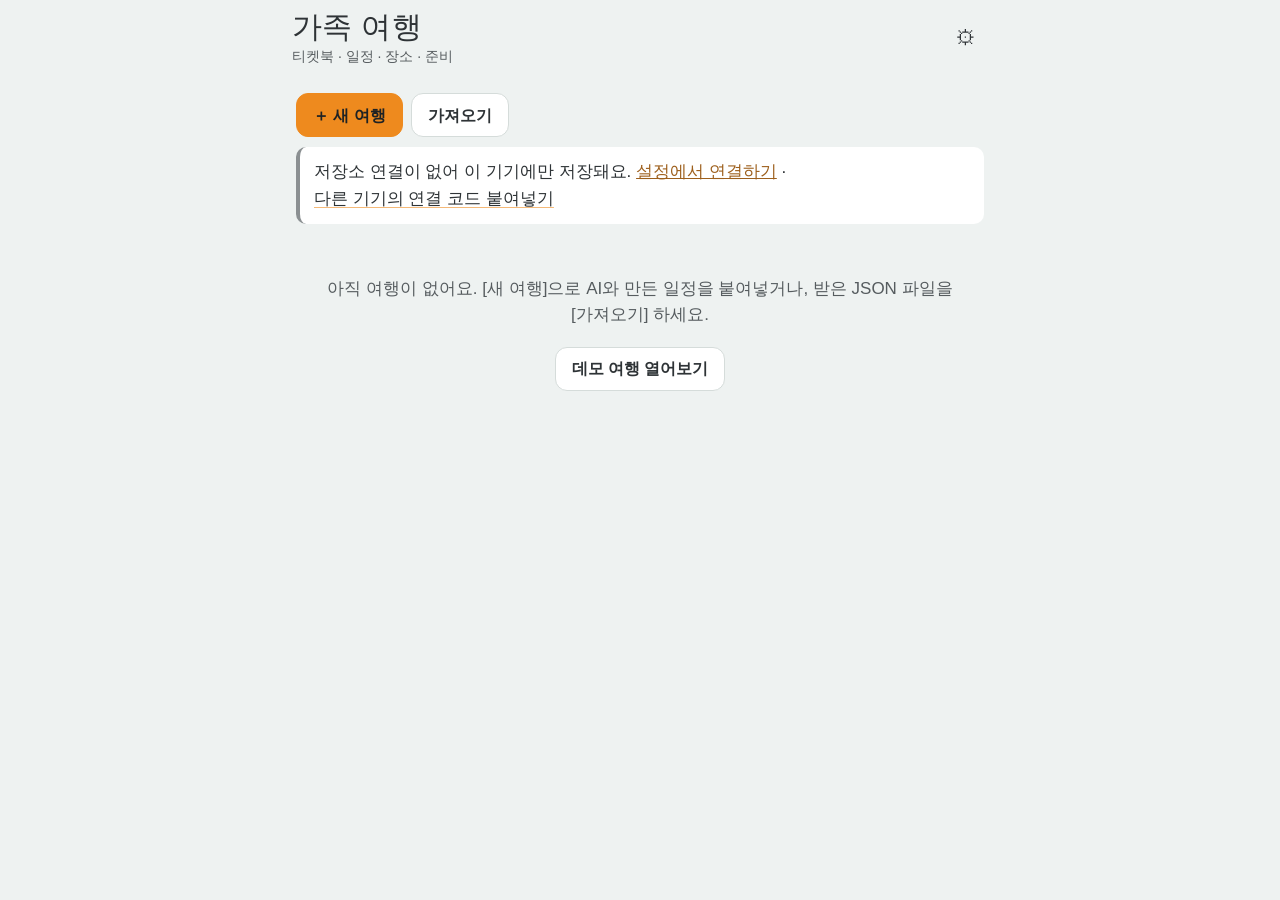
<file: travel/index.html>
<!DOCTYPE html>
<html lang="ko">
<head>
<meta charset="utf-8">
<meta name="viewport" content="width=device-width, initial-scale=1, viewport-fit=cover">
<meta http-equiv="Content-Security-Policy" content="default-src 'self'; script-src 'self'; style-src 'self' 'unsafe-inline' https://fonts.googleapis.com; font-src 'self' https://fonts.gstatic.com; img-src 'self' data: blob: https://tile.openstreetmap.org; connect-src 'self' https://api.github.com https://raw.githubusercontent.com https://api.open-meteo.com https://fonts.googleapis.com https://fonts.gstatic.com; manifest-src 'self'; worker-src 'self'; base-uri 'self'; form-action 'none'; object-src 'none'">
<meta name="referrer" content="no-referrer">
<meta name="theme-color" content="#2E3336">
<meta name="color-scheme" content="light dark">
<meta name="apple-mobile-web-app-capable" content="yes">
<meta name="apple-mobile-web-app-status-bar-style" content="default">
<meta name="apple-mobile-web-app-title" content="가족 여행">
<title>가족 여행</title>
<link rel="manifest" href="./manifest.webmanifest">
<link rel="icon" href="./assets/icon.svg" type="image/svg+xml">
<link rel="apple-touch-icon" href="./assets/icon-180.png">
<link rel="preconnect" href="https://fonts.googleapis.com">
<link rel="preconnect" href="https://fonts.gstatic.com" crossorigin>
<link rel="stylesheet" href="https://fonts.googleapis.com/css2?family=Do+Hyeon&family=IBM+Plex+Sans+KR:wght@400;600;700&display=swap">
<link rel="stylesheet" href="./assets/style.css">
<script type="module" src="./assets/app.js"></script>
</head>
<body>
<div id="app"><main class="page"><p class="empty">불러오는 중…</p></main></div>
<noscript><p class="empty">이 앱은 자바스크립트가 필요해요.</p></noscript>
</body>
</html>
</file>
<file: travel/assets/style.css>
/* 가족 여행 티켓북 — 현무암·해무·돌담·동백 + 여행별 강조색(--accent) */
:root {
  --basalt: #2E3336;
  --mist: #EEF2F1;
  --stone: #8B9092;
  --camellia: #B8323C;
  --accent: #EE8A1E;

  --bg: var(--mist);
  --surface: #FFFFFF;
  --surface-2: #F6F8F7;
  --text: var(--basalt);
  --text-2: #565C5F;
  --line: #D5DCDA;
  --danger: var(--camellia);
  --good: #2F7A4F;
  --info: #2C6A8F;
  --warn: #9A5B00;
  --accent-ink: color-mix(in srgb, var(--accent) 62%, #1a1a1a);
  --accent-soft: color-mix(in srgb, var(--accent) 14%, var(--surface));
  --on-accent: #1E2224;
  --shadow: 0 1px 2px rgb(0 0 0 / .06), 0 4px 14px rgb(0 0 0 / .05);
  --radius: 14px;
  --f-body: "IBM Plex Sans KR", -apple-system, BlinkMacSystemFont, "Apple SD Gothic Neo", "Malgun Gothic", "Noto Sans KR", sans-serif;
  --f-title: "Do Hyeon", "IBM Plex Sans KR", "Apple SD Gothic Neo", sans-serif;
  --tabbar-h: 64px;
  color-scheme: light;
}
@media (prefers-color-scheme: dark) {
  :root {
    --bg: #1B1F21;
    --surface: #2E3336;
    --surface-2: #262A2C;
    --text: #EEF2F1;
    --text-2: #B9C0C2;
    --line: #444B4E;
    --danger: #E5636C;
    --good: #6CC592;
    --info: #79B8DE;
    --warn: #F0B35C;
    --accent-ink: color-mix(in srgb, var(--accent) 70%, #ffffff);
    --accent-soft: color-mix(in srgb, var(--accent) 20%, var(--surface));
    --shadow: 0 1px 2px rgb(0 0 0 / .3);
    color-scheme: dark;
  }
}

* { box-sizing: border-box; }
html { -webkit-text-size-adjust: 100%; }
body {
  margin: 0; background: var(--bg); color: var(--text);
  font: 400 17px/1.55 var(--f-body);
  -webkit-font-smoothing: antialiased; word-break: keep-all; overflow-wrap: anywhere;
}
body.sheet-open { overflow: hidden; }
h1, h2, h3, h4 { margin: 0; line-height: 1.25; }
h1, h2, .brand, .card-title, .group-title { font-family: var(--f-title); font-weight: 400; letter-spacing: .01em; }
h4 { font-size: 16px; margin: 14px 0 6px; color: var(--text-2); }
p { margin: 6px 0; }
a { color: var(--accent-ink); }
ul, ol { padding-left: 1.2em; margin: 6px 0; }
small, .hint { color: var(--text-2); font-size: 15px; }
.center { text-align: center; }
.mono { font-family: ui-monospace, SFMono-Regular, Menlo, Consolas, monospace; font-size: 14px; }
.visually-hidden { position: absolute !important; width: 1px; height: 1px; overflow: hidden; clip: rect(0 0 0 0); }
:focus-visible { outline: 3px solid var(--accent); outline-offset: 2px; border-radius: 6px; }

.page { max-width: 720px; margin: 0 auto; padding: 12px 16px calc(var(--tabbar-h) + 28px + env(safe-area-inset-bottom)); }
.empty { text-align: center; color: var(--text-2); padding: 36px 12px; }
.empty .btn { margin-top: 12px; }

/* ── 버튼 ── */
.btn {
  display: inline-flex; align-items: center; justify-content: center; gap: 6px;
  min-height: 44px; padding: 8px 16px; border-radius: 12px;
  border: 1px solid var(--line); background: var(--surface); color: var(--text);
  font: 600 16px/1.2 var(--f-body); text-decoration: none; cursor: pointer;
}
.btn:active { transform: translateY(1px); }
.btn:disabled { opacity: .55; cursor: default; }
.btn.primary, .btn.accent { background: var(--accent); border-color: var(--accent); color: var(--on-accent); }
.btn.danger { color: var(--danger); border-color: color-mix(in srgb, var(--danger) 40%, var(--line)); }
.btn.ghost { background: transparent; }
.btn.small { min-height: 44px; padding: 6px 12px; font-size: 15px; }
.btn.call { background: var(--danger); border-color: var(--danger); color: #fff; font-size: 17px; }
.btnrow { display: flex; gap: 8px; margin-top: 12px; flex-wrap: wrap; align-items: center; }
.btnrow.wrap { flex-wrap: wrap; }
.icon-btn {
  display: inline-grid; place-items: center; min-width: 44px; min-height: 44px; border-radius: 12px;
  border: 0; background: transparent; color: inherit; font-size: 20px; cursor: pointer; text-decoration: none;
}
.icon-btn.small { min-width: 44px; min-height: 44px; font-size: 16px; }
.icon-btn.danger { color: var(--danger); }
.icon-btn:disabled { opacity: .3; }
.linkish { background: none; border: 0; padding: 0; color: inherit; font: inherit; text-align: left; cursor: pointer; text-decoration: underline; text-decoration-color: color-mix(in srgb, var(--accent) 60%, transparent); text-underline-offset: 3px; }

/* ── 배지·칩 ── */
.badge {
  display: inline-block; font-size: 13px; font-weight: 600; line-height: 1.2; padding: 3px 8px; border-radius: 999px;
  background: var(--surface-2); color: var(--text-2); border: 1px solid var(--line); white-space: nowrap; vertical-align: middle;
}
.badge[data-tone=accent] { background: var(--accent-soft); color: var(--accent-ink); border-color: color-mix(in srgb, var(--accent) 40%, transparent); }
.badge[data-tone=good] { color: var(--good); border-color: color-mix(in srgb, var(--good) 35%, transparent); background: color-mix(in srgb, var(--good) 10%, var(--surface)); }
.badge[data-tone=warn] { color: var(--warn); border-color: color-mix(in srgb, var(--warn) 35%, transparent); background: color-mix(in srgb, var(--warn) 10%, var(--surface)); }
.badge[data-tone=info] { color: var(--info); border-color: color-mix(in srgb, var(--info) 35%, transparent); background: color-mix(in srgb, var(--info) 10%, var(--surface)); }
.badges { display: flex; gap: 4px; flex-wrap: wrap; }
.chip {
  display: inline-flex; align-items: center; min-height: 40px; padding: 6px 12px; border-radius: 999px; white-space: nowrap;
  border: 1px solid var(--line); background: var(--surface); color: var(--text); font: 600 14px var(--f-body); text-decoration: none; cursor: pointer;
}
.chip.accent { background: var(--accent); color: var(--on-accent); border-color: var(--accent); }
.chip.warn { background: var(--danger); color: #fff; border-color: var(--danger); }
.chips { display: flex; gap: 6px; flex-wrap: wrap; margin: 8px 0; }
.chips.scroll { flex-wrap: nowrap; overflow-x: auto; scrollbar-width: none; padding-bottom: 2px; }
.chips.scroll::-webkit-scrollbar { display: none; }
.chipbtn {
  flex: 0 0 auto; min-height: 44px; padding: 6px 14px; border-radius: 999px; border: 1px solid var(--line);
  background: var(--surface); color: var(--text); font: 600 15px var(--f-body); cursor: pointer;
}
.chipbtn[aria-pressed=true] { background: var(--basalt); color: var(--mist); border-color: var(--basalt); }
@media (prefers-color-scheme: dark) { .chipbtn[aria-pressed=true] { background: var(--mist); color: var(--basalt); border-color: var(--mist); } }
.chipbtn[data-tone=accent][aria-pressed=true] { background: var(--accent); color: var(--on-accent); border-color: var(--accent); }
.seg { display: inline-flex; border: 1px solid var(--line); border-radius: 12px; overflow: hidden; background: var(--surface); flex-wrap: wrap; }
.seg button { min-height: 44px; padding: 6px 14px; border: 0; background: transparent; color: var(--text); font: 600 15px var(--f-body); cursor: pointer; }
.seg button + button { border-left: 1px solid var(--line); }
.seg button[aria-pressed=true] { background: var(--accent); color: var(--on-accent); }

/* ── 도장 (패스) ── */
.stamp {
  display: inline-grid; place-items: center; width: 52px; height: 52px; flex: 0 0 auto;
  border: 2px dashed var(--accent); border-radius: 50%; color: var(--accent-ink);
  font: 400 15px var(--f-title); transform: rotate(-12deg); background: var(--accent-soft);
}
.stamp.small { width: auto; height: auto; padding: 1px 7px; border-radius: 999px; font-size: 13px; transform: rotate(-6deg); border-width: 1.5px; }
.stamp.big { width: 76px; height: 76px; font-size: 17px; }
.stamp.on { background: var(--accent); color: var(--on-accent); border-style: solid; }

/* ── 카드 ── */
.card { background: var(--surface); border-radius: var(--radius); padding: 16px; margin: 12px 0; box-shadow: var(--shadow); }
.card-title { font-size: 21px; margin-bottom: 8px; }
.card-kicker { font-size: 14px; font-weight: 700; color: var(--accent-ink); letter-spacing: .02em; margin-bottom: 2px; }
.group-title { font-size: 20px; margin: 22px 4px 6px; color: var(--text-2); }
.banner { background: var(--surface); border-left: 4px solid var(--stone); padding: 12px 14px; border-radius: 10px; margin: 10px 0; }
.banner.warn { border-color: var(--danger); }
.banner.accent { border-color: var(--accent); }
.note { background: var(--surface-2); border-radius: 10px; padding: 10px 12px; margin: 8px 0; font-size: 16px; }
.note[data-kind=warn] { border-left: 4px solid var(--danger); }
.note[data-kind=elite], .note[data-kind=tip] { border-left: 4px solid var(--accent); }
.err { color: var(--danger); white-space: pre-wrap; }
.warn-text { color: var(--warn); }
ul.errs li { color: var(--danger); margin: 4px 0; }
ul.warns { padding-left: 1.1em; margin: 8px 0; }
ul.warns li { color: var(--warn); margin: 3px 0; font-size: 15px; }
ul.warns.inline { margin: 4px 0 0; }
.kv { list-style: none; padding: 0; }
.kv li { display: flex; justify-content: space-between; gap: 12px; padding: 8px 0; border-bottom: 1px dashed var(--line); }
.kv li:last-child { border-bottom: 0; }
.secret { font-family: ui-monospace, Menlo, monospace; background: var(--accent-soft); padding: 0 5px; border-radius: 5px; }
.secret.miss, .miss { color: var(--text-2); background: var(--surface-2); }
.edited { font-size: 13px; font-weight: 700; color: var(--info); }

/* ── 입력 ── */
.field { margin: 10px 0; display: flex; flex-direction: column; gap: 4px; }
.field > label { font-weight: 600; font-size: 15px; color: var(--text-2); }
input[type=text], input[type=search], input[type=url], input[type=tel], input[type=password], input[type=date], input[type=time],
input[type=datetime-local], input:not([type]), select, textarea {
  width: 100%; min-height: 44px; padding: 9px 12px; border: 1px solid var(--line); border-radius: 10px;
  background: var(--surface); color: var(--text); font: 17px var(--f-body);
}
textarea { line-height: 1.45; resize: vertical; }
textarea.mono { font-size: 14px; }
.check { display: flex; align-items: flex-start; gap: 10px; min-height: 44px; padding: 8px 0; cursor: pointer; }
.check input { width: 22px; height: 22px; margin: 2px 0 0; accent-color: var(--accent); flex: 0 0 auto; }
.chips .check { min-height: 40px; padding: 4px 10px; border: 1px solid var(--line); border-radius: 999px; background: var(--surface); align-items: center; }
.chips .check input { width: 18px; height: 18px; margin: 0; }
.grid2 { display: grid; grid-template-columns: 1fr 1fr; gap: 10px; }
.grid3 { display: grid; grid-template-columns: repeat(3, 1fr); gap: 10px; }
@media (max-width: 420px) { .grid3 { grid-template-columns: 1fr 1fr; } }
.addline { display: flex; gap: 8px; align-items: center; }
.addline > input, .addline > select { flex: 1; }

/* ── 홈 ── */
.home-head, .trip-head {
  position: sticky; top: 0; z-index: 20; display: flex; align-items: center; gap: 8px;
  padding: calc(8px + env(safe-area-inset-top)) 12px 8px; background: color-mix(in srgb, var(--bg) 88%, transparent);
  backdrop-filter: blur(10px); -webkit-backdrop-filter: blur(10px);
}
.home-head { max-width: 720px; margin: 0 auto; justify-content: space-between; }
.brand { font-size: 30px; }
.brand-sub { margin: 0; color: var(--text-2); font-size: 14px; }
.home-actions { display: flex; gap: 8px; flex-wrap: wrap; margin: 6px 0 4px; }
.ticket {
  display: flex; text-decoration: none; color: inherit; margin: 12px 0; border-radius: 16px; overflow: hidden;
  background: var(--surface); box-shadow: var(--shadow); position: relative;
  --notch: radial-gradient(circle at 0 50%, transparent 10px, #000 10.5px);
}
.ticket-stub {
  flex: 0 0 84px; background: var(--tk); display: grid; place-items: center; position: relative;
  border-right: 2px dashed color-mix(in srgb, var(--tk) 50%, var(--surface));
}
.ticket-tag { writing-mode: vertical-rl; font: 400 20px var(--f-title); color: var(--tk-on, #1E2224); letter-spacing: .06em; }
.ticket-body { padding: 14px 16px; min-width: 0; }
.ticket-body h3 { font-family: var(--f-title); font-weight: 400; font-size: 23px; }
.ticket-dates { color: var(--text-2); font-size: 15px; margin-top: 2px; }
.ticket-sum { font-size: 15px; margin: 6px 0 0; color: var(--text-2); }
.ticket-marks { display: flex; gap: 6px; flex-wrap: wrap; margin-top: 8px; }
.ticket::before, .ticket::after {
  content: ""; position: absolute; left: 74px; width: 20px; height: 20px; border-radius: 50%; background: var(--bg);
}
.ticket::before { top: -10px; } .ticket::after { bottom: -10px; }

/* ── 여행 머리 ── */
.trip-head { border-bottom: 3px solid var(--accent); }
.trip-title { flex: 1; min-width: 0; }
.trip-title h1 { font-size: 22px; white-space: nowrap; overflow: hidden; text-overflow: ellipsis; }
.trip-sub { font-size: 14px; color: var(--text-2); }
.back { font-size: 30px; }

/* ── 하단 탭 ── */
.tabbar {
  position: fixed; left: 0; right: 0; bottom: 0; z-index: 30; display: flex; justify-content: center;
  background: var(--surface); border-top: 1px solid var(--line); padding-bottom: env(safe-area-inset-bottom);
}
.tab {
  flex: 1; max-width: 120px; min-height: var(--tabbar-h); display: flex; flex-direction: column; align-items: center; justify-content: center; gap: 2px;
  color: var(--text-2); text-decoration: none; font-size: 13px; font-weight: 600;
}
.tab-ico { font-size: 20px; line-height: 1; }
.tab[aria-current=page] { color: var(--accent-ink); box-shadow: inset 0 3px 0 var(--accent); }

/* ── 일정 ── */
.datetabs {
  position: sticky; top: calc(64px + env(safe-area-inset-top)); z-index: 10; display: flex; gap: 6px; overflow-x: auto;
  margin: 0 -16px; padding: 8px 16px; background: var(--bg); scrollbar-width: none;
}
.datetabs::-webkit-scrollbar { display: none; }
.datetab {
  position: relative; flex: 0 0 auto; min-width: 62px; min-height: 52px; padding: 6px 10px; border-radius: 12px;
  border: 1px solid var(--line); background: var(--surface); color: var(--text); cursor: pointer; display: flex; flex-direction: column; align-items: center; font-family: var(--f-body);
}
.datetab[aria-selected=true] { background: var(--accent); border-color: var(--accent); color: var(--on-accent); }
.dt-d { font-weight: 700; font-size: 16px; }
.dt-w { font-size: 13px; }
.dt-today { position: absolute; top: -8px; right: -4px; font-size: 11px; background: var(--basalt); color: var(--mist); padding: 1px 5px; border-radius: 6px; }
.dot { position: absolute; top: 5px; width: 7px; height: 7px; border-radius: 50%; }
.dot.edit { left: 6px; background: var(--info); }
.dot.warn { right: 6px; background: var(--danger); }
.day-head { display: flex; justify-content: space-between; align-items: flex-start; gap: 8px; margin: 10px 0; flex-wrap: wrap; }
.day-title h2 { font-size: 24px; }
.day-sub { display: block; font-family: var(--f-body); font-size: 16px; color: var(--text-2); margin-top: 2px; }
.day-meta { display: flex; gap: 10px; flex-wrap: wrap; font-size: 15px; color: var(--text-2); margin-top: 4px; align-items: center; }
.day-actions { display: flex; gap: 6px; align-items: center; flex-wrap: wrap; }
.wx { display: inline-flex; gap: 8px; align-items: center; flex-wrap: wrap; }
.wx-rain { color: var(--info); font-weight: 700; }
.editbar { display: flex; gap: 6px; flex-wrap: wrap; padding: 10px; border: 1px dashed var(--accent); border-radius: 12px; margin: 8px 0; }

.timeline { list-style: none; padding: 0; margin: 10px 0; position: relative; }
.timeline::before { content: ""; position: absolute; left: 61px; top: 6px; bottom: 6px; width: 2px; background: var(--line); }
.item { display: grid; grid-template-columns: 52px 1fr; gap: 18px; padding: 8px 0; position: relative; }
.item::before {
  content: ""; position: absolute; left: 56px; top: 16px; width: 12px; height: 12px; border-radius: 50%;
  background: var(--surface); border: 3px solid var(--accent);
}
.item[data-kind=hotel]::before, .item[data-kind=rest]::before { border-color: var(--stone); }
.item[data-kind=flight]::before { border-color: var(--info); background: var(--info); }
.item.optional .item-title { font-weight: 600; }
.item.optional::before { border-style: dashed; }
.item.past { opacity: .55; }
.item-time { text-align: right; font-weight: 700; font-variant-numeric: tabular-nums; line-height: 1.3; padding-top: 6px; }
.item-time small { display: block; font-weight: 400; font-size: 13px; }
.item-body { background: var(--surface); border-radius: 12px; padding: 10px 12px; box-shadow: var(--shadow); min-width: 0; }
.item-head { display: flex; flex-wrap: wrap; gap: 6px; align-items: center; }
.item-title { font-weight: 700; font-size: 17px; }
.item-tags { display: inline-flex; flex-wrap: wrap; gap: 4px; }
.item-note { font-size: 15px; color: var(--text-2); margin-top: 4px; }
.item-ctl { display: flex; gap: 2px; margin-top: 6px; border-top: 1px dashed var(--line); padding-top: 4px; }
.leg { display: grid; grid-template-columns: 52px 1fr; gap: 18px; font-size: 14px; color: var(--text-2); padding: 2px 0; }
.leg-time { text-align: right; font-variant-numeric: tabular-nums; }
.leg-line { padding-left: 4px; border-left: 0; }
.leg-line b { color: var(--accent-ink); font-weight: 700; }
.leg.est { font-style: italic; }
.leg.est .leg-line { grid-column: 2; }
.now-line { position: relative; height: 26px; margin: 4px 0; }
.now-line::before { content: ""; position: absolute; left: 0; right: 0; top: 12px; height: 2px; background: var(--danger); }
.now-line span { position: absolute; left: 0; top: 2px; background: var(--danger); color: #fff; font-size: 12px; font-weight: 700; padding: 2px 6px; border-radius: 6px; }
.empty-li { padding: 16px 0 16px 70px; color: var(--text-2); }
.timeline.compact .item-body { box-shadow: none; background: var(--surface-2); }

/* ── 오늘 ── */
.hero {
  background: var(--accent); color: var(--on-accent); border-radius: 18px; padding: 16px 18px; margin: 10px 0 14px;
  position: relative; overflow: hidden;
}
.hero::after { content: ""; position: absolute; right: -30px; top: -30px; width: 120px; height: 120px; border-radius: 50%; border: 3px dashed rgb(0 0 0 / .15); }
.hero h2 { font-size: 28px; margin: 4px 0; }
.hero-top { display: flex; justify-content: space-between; gap: 8px; flex-wrap: wrap; font-weight: 700; font-size: 15px; }
.hero .wx-rain { color: inherit; text-decoration: underline; }
.hero-stay { color: inherit; font-weight: 600; margin-top: 4px; }
.hero .btn { background: var(--surface); color: var(--text); border-color: transparent; }
.nextcard { border-left: 6px solid var(--accent); }
.nextcard h3, .nowcard h3 { font-size: 22px; font-family: var(--f-title); font-weight: 400; margin: 2px 0; }
.nowcard { border-left: 6px solid var(--good); }
.passmini { display: flex; gap: 12px; align-items: center; }
.passmini > div:nth-child(2) { flex: 1; }

/* ── 장소 ── */
.ptools { position: sticky; top: calc(64px + env(safe-area-inset-top)); z-index: 9; background: var(--bg); padding: 8px 0 4px; margin: 0 -16px; padding-inline: 16px; }
.ptools-row { display: flex; gap: 8px; flex-wrap: wrap; align-items: center; margin: 6px 0; }
.ptools-row select { width: auto; flex: 1; min-width: 140px; }
.pgroup h3 { font: 400 19px var(--f-title); margin: 18px 4px 6px; display: flex; gap: 8px; align-items: center; }
.count { font: 600 13px var(--f-body); color: var(--text-2); background: var(--surface-2); border-radius: 999px; padding: 1px 8px; }
.plist { list-style: none; padding: 0; margin: 0; display: flex; flex-direction: column; gap: 8px; }
.prow {
  width: 100%; display: flex; gap: 10px; align-items: center; justify-content: space-between; text-align: left; cursor: pointer;
  min-height: 56px; padding: 10px 14px; border-radius: 12px; border: 1px solid var(--line); background: var(--surface); color: var(--text); font: inherit;
}
.prow-main { min-width: 0; flex: 1; }
.prow-name { font-weight: 700; display: flex; gap: 6px; align-items: center; flex-wrap: wrap; }
.prow-sub { display: flex; gap: 8px; flex-wrap: wrap; font-size: 14px; color: var(--text-2); margin: 2px 0 4px; }
.prow-desc { overflow: hidden; text-overflow: ellipsis; white-space: nowrap; max-width: 100%; }
.dist { font-weight: 700; color: var(--accent-ink); }
.closed { color: var(--danger); font-weight: 700; }
.code { font: 600 12px ui-monospace, Menlo, monospace; color: var(--text-2); border: 1px solid var(--line); border-radius: 6px; padding: 0 5px; }
.fav { color: var(--accent); }
.addrow { margin-top: 20px; }
.place-detail p { margin: 8px 0; }
.dist-line { font-weight: 700; color: var(--accent-ink); }
.passbox { display: flex; gap: 12px; align-items: flex-start; flex-wrap: wrap; background: var(--accent-soft); padding: 12px; border-radius: 12px; margin: 10px 0; }
.passbox > div:not(.stamp) { flex: 1 1 60%; }
.desc { white-space: normal; }

/* ── 준비 ── */
.progress { position: relative; height: 32px; background: var(--surface); border-radius: 999px; overflow: hidden; margin: 8px 0; box-shadow: var(--shadow); }
.progress-bar { position: absolute; inset: 0 auto 0 0; background: var(--accent); }
.progress span { position: relative; display: block; text-align: center; line-height: 32px; font-weight: 700; font-size: 15px; }
.checks { list-style: none; padding: 0; margin: 0; }
.check-wrap { display: flex; align-items: center; }
.check-wrap > li { flex: 1; }
.check-item { display: flex; align-items: center; justify-content: space-between; gap: 8px; border-bottom: 1px dashed var(--line); }
.check-item.done .check span { text-decoration: line-through; color: var(--text-2); }
.due { flex: 0 0 auto; font-size: 13px; font-weight: 700; padding: 2px 8px; border-radius: 999px; background: var(--surface-2); color: var(--text-2); }
.due.soon { background: var(--accent-soft); color: var(--accent-ink); }
.due.over { background: var(--danger); color: #fff; }

/* ── 비상 ── */
.contacts { list-style: none; padding: 0; }
.contact { display: flex; justify-content: space-between; align-items: center; gap: 10px; padding: 10px 0; border-bottom: 1px dashed var(--line); flex-wrap: wrap; }
.contact .btnrow { margin: 0; }
.scenario { border-left: 6px solid var(--danger); }
.scenario ol li { margin: 6px 0; }
.tel { font-weight: 700; }

/* ── 더보기 ── */
.menu-grid { display: grid; grid-template-columns: 1fr 1fr; gap: 10px; margin-top: 12px; }
.menu-tile {
  display: flex; flex-direction: column; gap: 4px; padding: 16px; min-height: 120px; border-radius: 16px; background: var(--surface);
  box-shadow: var(--shadow); text-decoration: none; color: var(--text);
}
.menu-tile b { font: 400 21px var(--f-title); }
.menu-tile span:last-child { font-size: 14px; color: var(--text-2); }
.menu-ico { font-size: 26px; }
.subhead { display: flex; align-items: center; gap: 6px; margin: 4px 0 8px; }
.subhead h2 { font-size: 24px; }
.booking h3 { font-family: var(--f-title); font-weight: 400; font-size: 21px; }
.perks { font-size: 15px; }
.pass-top { display: flex; gap: 14px; align-items: center; }
.pass-state { font-size: 19px; font-weight: 700; color: var(--accent-ink); }
.uses { font-size: 15px; }
.stats { display: grid; grid-template-columns: repeat(3, 1fr); gap: 8px; }
.stat { background: var(--surface-2); border-radius: 12px; padding: 10px; display: flex; flex-direction: column; }
.stat span { font-size: 13px; color: var(--text-2); }
.stat b { font-size: 17px; font-variant-numeric: tabular-nums; }
.tbl { width: 100%; border-collapse: collapse; font-size: 15px; }
.tbl th, .tbl td { text-align: left; padding: 6px 4px; border-bottom: 1px solid var(--line); }
.tbl td:not(:first-child), .tbl th:not(:first-child) { text-align: right; font-variant-numeric: tabular-nums; }
.expenses { list-style: none; padding: 0; display: flex; flex-direction: column; gap: 6px; margin-top: 10px; }
.mapbox { height: 62vh; min-height: 320px; border-radius: 14px; overflow: hidden; background: var(--surface-2); margin: 8px 0; }
.mapnum { display: grid; place-items: center; border-radius: 50%; color: #1E2224; font: 700 13px var(--f-body); border: 2px solid #fff; box-shadow: 0 1px 4px rgb(0 0 0 / .35); }
.mappop { font: 15px var(--f-body); }
.notelist { list-style: none; padding: 0; }
.notelist li { display: flex; justify-content: space-between; align-items: center; gap: 6px; border-bottom: 1px dashed var(--line); padding: 4px 0; }
.secret-row { margin: 10px 0; }
.secret-row label { font-weight: 600; font-size: 15px; display: block; margin-bottom: 4px; }
.history { list-style: none; padding: 0; }
.history li { display: flex; justify-content: space-between; gap: 8px; align-items: center; padding: 8px 0; border-bottom: 1px dashed var(--line); }

/* ── 가져오기 ── */
.steps { padding-left: 1.3em; }
.steps li { margin: 8px 0; }
.result { background: var(--surface); border-radius: 12px; padding: 12px 14px; margin: 12px 0; box-shadow: var(--shadow); }
.result-head { font-weight: 700; }
.secret-note { background: var(--accent-soft); border-radius: 10px; padding: 8px 10px; }
.diff[data-tone=good] li::marker { content: "＋ "; color: var(--good); }
.diff[data-tone=warn] li::marker { content: "－ "; color: var(--danger); }
.diff[data-tone=info] li::marker { content: "～ "; color: var(--info); }
.preview { margin: 12px 0; background: var(--surface); border-radius: 12px; padding: 10px 14px; }
.preview-days li { margin: 6px 0; }
.ul.mini, ul.mini { font-size: 15px; }
details.help { margin: 14px 0; }
details > summary { cursor: pointer; min-height: 44px; display: flex; align-items: center; font-weight: 600; }
.pastebox textarea { min-height: 180px; }
.members { display: flex; flex-direction: column; gap: 6px; }
.member-row { display: grid; grid-template-columns: 1.2fr 1fr 1.4fr 44px; gap: 6px; align-items: center; }
.ask-msg { white-space: pre-wrap; }

/* ── 시트 ── */
.sheet-wrap { position: fixed; inset: 0; z-index: 100; pointer-events: none; }
.sheet-bg { position: absolute; inset: 0; background: rgb(0 0 0 / .4); opacity: 0; transition: opacity .2s; }
.sheet {
  position: absolute; left: 0; right: 0; bottom: 0; max-width: 720px; margin: 0 auto; max-height: 90vh; overflow: auto;
  background: var(--bg); border-radius: 20px 20px 0 0; padding: 0 16px calc(20px + env(safe-area-inset-bottom));
  transform: translateY(100%); transition: transform .22s ease; overscroll-behavior: contain;
}
.sheet-wrap[data-on="1"] { pointer-events: auto; }
.sheet-wrap[data-on="1"] .sheet-bg { opacity: 1; }
.sheet-wrap[data-on="1"] .sheet { transform: none; }
.sheet-grip { width: 44px; height: 5px; border-radius: 3px; background: var(--line); margin: 8px auto 0; }
.sheet-head { position: sticky; top: 0; display: flex; justify-content: space-between; align-items: center; gap: 8px; background: var(--bg); padding: 8px 0; z-index: 2; }
.sheet-head h2 { font-size: 23px; }

#toast {
  position: fixed; left: 50%; bottom: calc(var(--tabbar-h) + 18px + env(safe-area-inset-bottom)); transform: translate(-50%, 20px);
  max-width: calc(100% - 32px); background: var(--basalt); color: var(--mist); padding: 12px 16px; border-radius: 12px; z-index: 200;
  font-size: 16px; opacity: 0; transition: opacity .2s, transform .2s; pointer-events: none; box-shadow: 0 6px 20px rgb(0 0 0 / .25);
}
#toast[data-on="1"] { opacity: 1; transform: translate(-50%, 0); }
@media (prefers-color-scheme: dark) { #toast { background: var(--mist); color: var(--basalt); } }

@media (prefers-reduced-motion: reduce) {
  *, *::before, *::after { transition: none !important; animation: none !important; scroll-behavior: auto !important; }
}
@media (min-width: 760px) { .tabbar { padding-inline: calc(50% - 360px); } }
.reminder { flex: 1; min-width: 0; padding: 8px 0; }
#toast { display: flex; align-items: center; gap: 12px; }
#toast[data-act="1"] { pointer-events: auto; }
.toast-act { min-height: 40px; padding: 4px 12px; border-radius: 10px; border: 0; background: var(--accent); color: var(--on-accent); font: 700 15px var(--f-body); cursor: pointer; }
.cf-row { border-bottom: 1px dashed var(--line); padding: 10px 0; }
.cf-label { font-weight: 700; margin-bottom: 6px; }
.cf-opt { display: flex; gap: 10px; align-items: flex-start; min-height: 44px; padding: 6px 0; cursor: pointer; }
.cf-opt input { width: 22px; height: 22px; accent-color: var(--accent); flex: 0 0 auto; margin-top: 2px; }
.sumline { display: flex; flex-wrap: wrap; gap: 6px; align-items: center; font-size: 14px; font-weight: 600; color: var(--text-2); margin-top: 6px; }
.sumline .over { color: var(--danger); }
.sumline .sep { color: var(--line); }
.gonow { background: var(--accent-soft); border-radius: 12px; padding: 10px 12px; margin: 6px 0; }
.todo { list-style: none; padding: 0; }
.todo li { display: flex; gap: 10px; padding: 6px 0; border-bottom: 1px dashed var(--line); }
.todo li.past { opacity: .5; }
.todo-time { font-weight: 700; font-variant-numeric: tabular-nums; min-width: 56px; white-space: nowrap; }
.item-acts { display: flex; gap: 6px; flex-wrap: wrap; margin-top: 8px; }
.mini-btn { min-height: 40px; padding: 4px 12px; border-radius: 999px; border: 1px solid var(--line); background: var(--surface); color: var(--text); font: 600 14px var(--f-body); cursor: pointer; }
.mini-btn[aria-pressed=true] { background: var(--basalt); color: var(--mist); border-color: var(--basalt); }
@media (prefers-color-scheme: dark) { .mini-btn[aria-pressed=true] { background: var(--mist); color: var(--basalt); } }
.item.done .item-body { opacity: .7; }
.item.done::before { background: var(--good); border-color: var(--good); }
.item.skipped .item-title { text-decoration: line-through; color: var(--text-2); }
.item.skipped .item-body { opacity: .6; }
.adjust { display: flex; gap: 6px; flex-wrap: wrap; align-items: center; margin: 4px 0 12px; }
.adjust-label { font-weight: 700; font-size: 15px; color: var(--text-2); margin-right: 2px; }
.prow.static { cursor: default; flex-wrap: wrap; }
.prow-btns { display: flex; gap: 6px; }
.wx-wind { color: var(--warn); font-weight: 700; }
.hourly { margin: -4px 0 10px; }
.hourly-row { display: flex; gap: 6px; overflow-x: auto; scrollbar-width: none; padding-bottom: 2px; }
.hourly-row::-webkit-scrollbar { display: none; }
.hour { flex: 0 0 auto; min-width: 58px; display: flex; flex-direction: column; align-items: center; gap: 1px; padding: 6px 4px; border-radius: 12px; background: var(--surface); font-size: 13px; }
.hour.rain .h-p { color: var(--info); font-weight: 700; }
.hour.storm { outline: 2px solid var(--warn); }
.h-t { font-weight: 700; } .h-i { font-size: 18px; } .h-w { color: var(--text-2); }
.windcard { border-left: 6px solid var(--warn); }
.windcard.strong { border-left-color: var(--danger); }
.docview { display: flex; flex-direction: column; gap: 8px; }
.docimg { width: 100%; height: auto; border-radius: 12px; background: #fff; }
.journal { list-style: none; padding: 0; }
.journal li { padding: 6px 0; border-bottom: 1px dashed var(--line); }
.roi summary { font-weight: 700; }
.roi-sum { font-size: 17px; margin-top: 8px; }
.good-text { color: var(--good); }
.fx { display: flex; align-items: center; gap: 6px; margin: 8px 0; }
.fx input { flex: 1; min-width: 0; }
.fx-l { font-weight: 700; font-size: 14px; color: var(--text-2); white-space: nowrap; }
.print-wrap { background: #fff; color: #222; border-radius: 12px; padding: 16px; margin-top: 10px; }
.print-sheet h1 { font-size: 22px; margin: 0; }
.print-sheet h2 { font-family: var(--f-body); font-weight: 700; font-size: 17px; margin: 18px 0 6px; padding-bottom: 3px; border-bottom: 2px solid var(--accent); }
.print-sheet ol, .print-sheet ul { list-style: none; padding: 0; margin: 0; }
.print-sheet li { padding: 3px 0; }
.print-sheet .t { display: inline-block; min-width: 52px; font-weight: 700; }
.print-sheet .opt, .print-sheet .addr, .print-sheet .p-meta, .print-sheet .p-foot { color: #666; }
.print-sheet .mv, .print-sheet .addr, .print-sheet .note { font-size: 13px; }
.print-sheet .note { color: #555; margin-left: 52px; }
@media print {
  body { background: #fff; }
  .trip-head, .tabbar, .subhead, .no-print, #toast, .banner { display: none !important; }
  .page { padding: 0; max-width: none; }
  .print-wrap { padding: 0; margin: 0; border-radius: 0; }
  .p-day { break-inside: avoid; }
}
.dualclock { font-size: 14px; font-weight: 700; margin-top: 2px; }
.fare { background: var(--surface-2); border-radius: 10px; padding: 8px 10px; }
.trip-title { background: none; border: 0; padding: 0; text-align: left; color: inherit; font: inherit; cursor: pointer; }
.trip-title .caret { font-size: 14px; color: var(--text-2); }
.menu { font-size: 22px; }
.pick-dot { flex: 0 0 auto; width: 14px; height: 14px; border-radius: 50%; }
.prow.current { border-color: var(--accent); border-width: 2px; }
</file>
